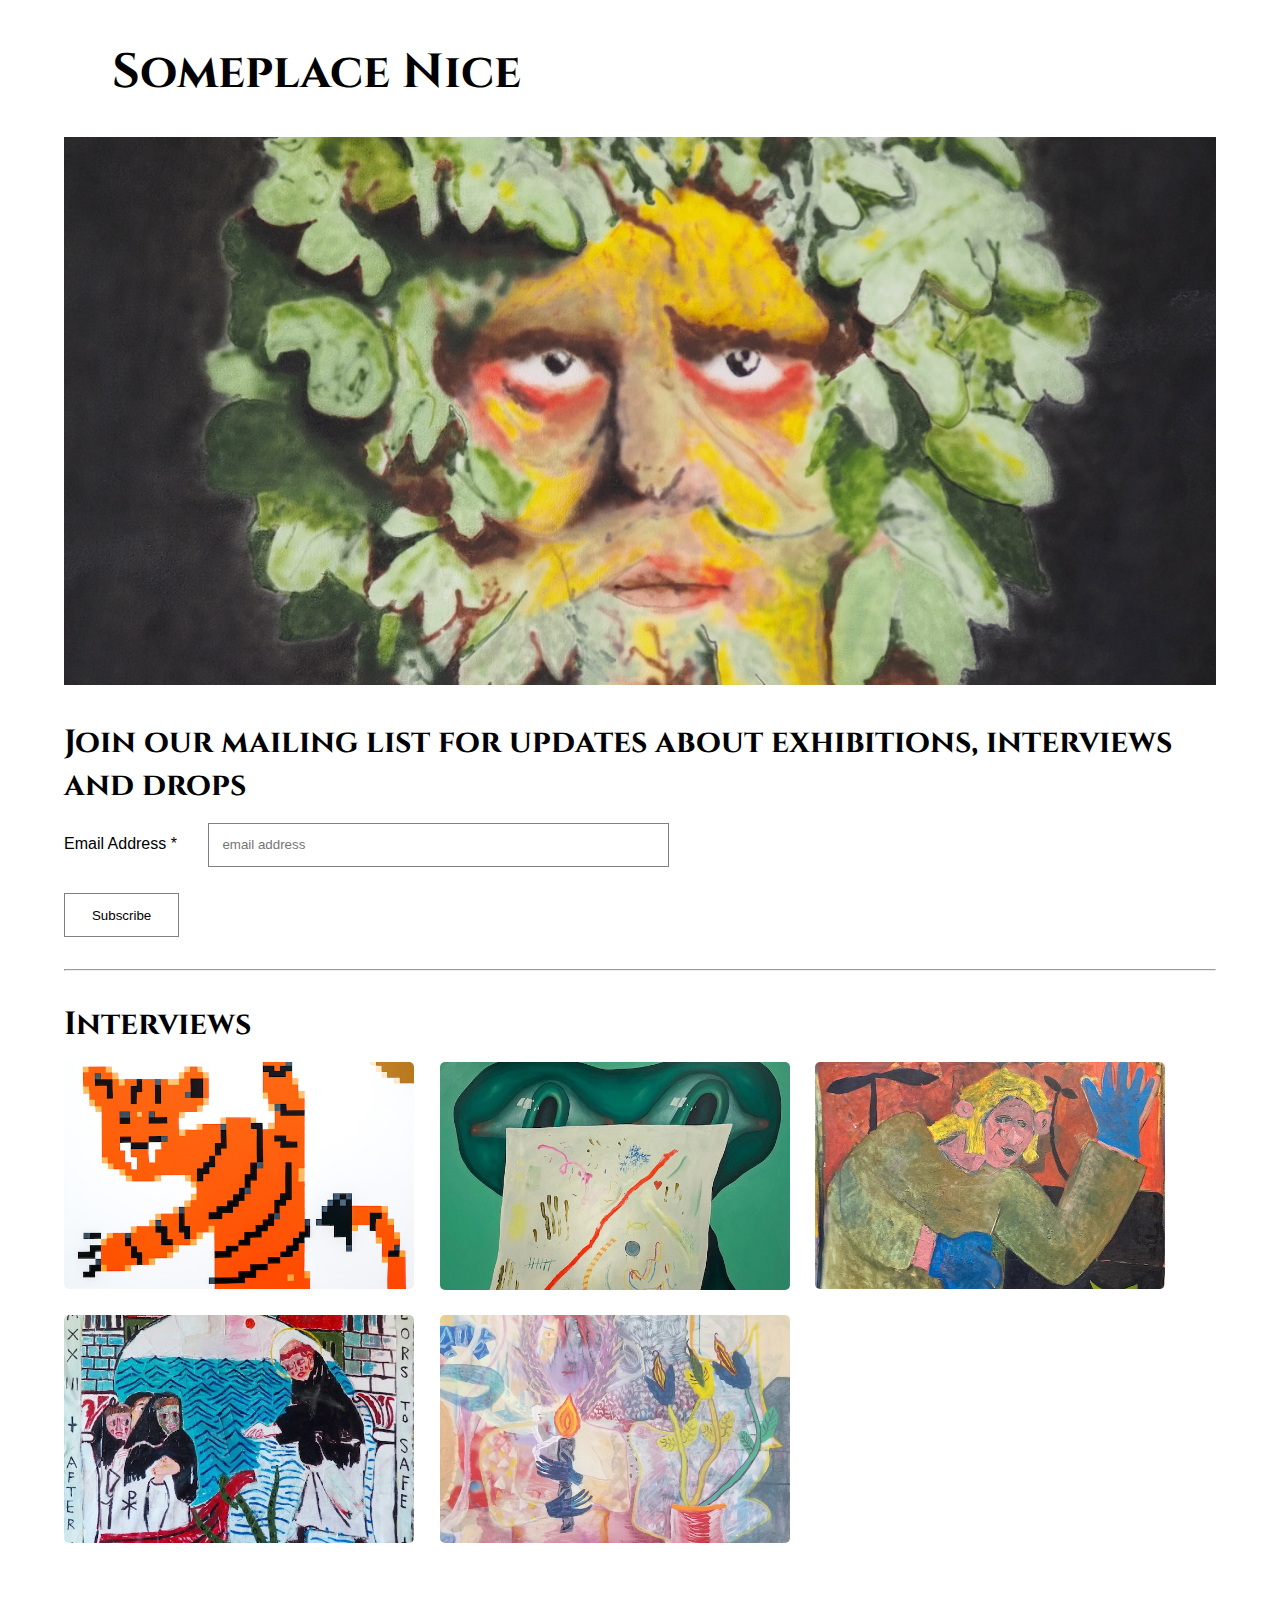
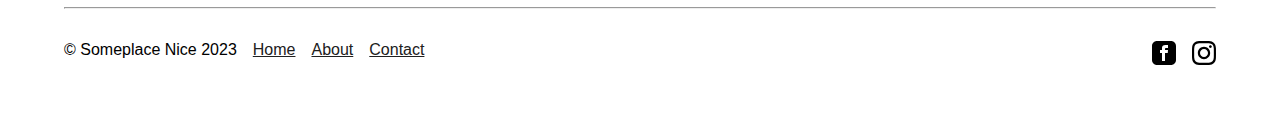
<file: index.html>
<!DOCTYPE html>
<html lang="en">
  <head>
    <meta charset="UTF-8" />
    <meta name="viewport" content="width=device-width, initial-scale=1.0" />
    <meta http-equiv="X-UA-Compatible" content="ie=edge" />
    <meta name="description" content="Someplace nice is an artist-run art gallery showing the latest contemporary visual art.">
    <title>Someplace Nice</title>
    <link rel="preconnect" href="https://fonts.googleapis.com">
    <link rel="preconnect" href="https://fonts.gstatic.com" crossorigin>
    <link href="https://fonts.googleapis.com/css2?family=Cinzel:wght@500&display=swap" rel="stylesheet">
    <link rel="stylesheet" href="gallery-style.css" />
  </head>
  <body>
    <script type="text/javascript">
      (function(window, document, dataLayerName, id) {
      window[dataLayerName]=window[dataLayerName]||[],window[dataLayerName].push({start:(new Date).getTime(),event:"stg.start"});var scripts=document.getElementsByTagName('script')[0],tags=document.createElement('script');
      function stgCreateCookie(a,b,c){var d="";if(c){var e=new Date;e.setTime(e.getTime()+24*c*60*60*1e3),d="; expires="+e.toUTCString();f="; SameSite=Strict"}document.cookie=a+"="+b+d+f+"; path=/"}
      var isStgDebug=(window.location.href.match("stg_debug")||document.cookie.match("stg_debug"))&&!window.location.href.match("stg_disable_debug");stgCreateCookie("stg_debug",isStgDebug?1:"",isStgDebug?14:-1);
      var qP=[];dataLayerName!=="dataLayer"&&qP.push("data_layer_name="+dataLayerName),isStgDebug&&qP.push("stg_debug");var qPString=qP.length>0?("?"+qP.join("&")):"";
      tags.async=!0,tags.src="https://someplacenice.containers.piwik.pro/"+id+".js"+qPString,scripts.parentNode.insertBefore(tags,scripts);
      !function(a,n,i){a[n]=a[n]||{};for(var c=0;c<i.length;c++)!function(i){a[n][i]=a[n][i]||{},a[n][i].api=a[n][i].api||function(){var a=[].slice.call(arguments,0);"string"==typeof a[0]&&window[dataLayerName].push({event:n+"."+i+":"+a[0],parameters:[].slice.call(arguments,1)})}}(i[c])}(window,"ppms",["tm","cm"]);
      })(window, document, 'dataLayer', '69083829-5965-4202-9cf7-857f95852913');
      </script>
    <div class="container">
      <h1 class="heading-text">Someplace Nice</h1>
      <div id="jumbo">
        <img src="images/jumbo.jpeg" alt="">
      </div>

      <div id="mc_embed_shell">

        <div id="mc_embed_signup">
          <form action="https://someplacenice.us14.list-manage.com/subscribe/post?u=f3d09cd9f3fe76a2a079424d3&amp;id=350f341d16&amp;f_id=007a80e0f0" method="post" id="mc-embedded-subscribe-form" name="mc-embedded-subscribe-form" class="validate" target="_self" novalidate="">
                <div id="mc_embed_signup_scroll"><h2>Join our mailing list for updates about exhibitions, interviews and drops</h2>
                    <div class="mc-field-group"><label for="mce-EMAIL" class="hide-mobile">Email Address <span class="asterisk">*</span></label>
                      <input type="email" name="EMAIL" class="required email" id="mce-EMAIL" required="" value="" placeholder="email address"><span id="mce-EMAIL-HELPERTEXT" class="helper_text"></span>
                    </div>
                <div id="mce-responses">
                    <div class="response" id="mce-error-response" style="display: none;"></div>
                    <div class="response" id="mce-success-response" style="display: none;"></div>
                </div>
            <div aria-hidden="true" style="position: absolute; left: -5000px;">
                /* real people should not fill this in and expect good things - do not remove this or risk form bot signups */
                <input type="text" name="b_f3d09cd9f3fe76a2a079424d3_350f341d16" tabindex="-1" value="">
            </div>
                <div class="optionalParent">
                    <div>
                        <input type="submit" name="subscribe" id="mc-embedded-subscribe" class="button" value="Subscribe">
                    </div>
                </div>
            </div>
          </form>
        </div>
      </div>

      <hr>

      <h2>Interviews</h2>
      <ul class="image-gallery">
        <li>
          <img src="images/tiger.jpg" alt="tiger" />
          <div class="overlay"><a href="interviews/jiri-mayer.html"><span>Jiri Mayer</span></a></div>
        </li>
        <li>
          <img src="images/work-small.jpg" alt="the work painting" />
          <div class="overlay"><a href="interviews/jim-mooijekind.html"><span>Jim Mooijekind</span></a></div>
        </li>
        <li>
          <img src="images/job-small.JPG" alt="" />
          <div class="overlay"><a href="interviews/jonathan-farley.html"><span>Jonathan Farley</span></a></div>
        </li>
        <li>
          <img src="images/nick-square.jpg" alt="" />
          <div class="overlay"><a href="interviews/james-lang.html"><span>James Lang</span></a></div>
        </li>
        <li>
          <img src="images/soma-square.jpg" alt="" />
          <div class="overlay">
            <a href="interviews/soma-bognar.html"><span>Soma Bognar</span></a>
          </div>
        </li>
      </ul>
      <footer>
        <hr>
        <!-- foot nav -->
        <nav>
          <ul class="foot-nav">
            <li class="hide-mobile">© Someplace Nice 2023</li>
            <li><a href="/">Home</a></li>
            <li><a href="/about">About</a></li>
            <li><a href="/contact">Contact</a></li>
            <li class="social">
              <a href="https://www.instagram.com/someplacenice.gallery/">
                <svg xmlns="http://www.w3.org/2000/svg" width="24" height="24" viewBox="0 0 24 24"><path d="M12 2.163c3.204 0 3.584.012 4.85.07 3.252.148 4.771 1.691 4.919 4.919.058 1.265.069 1.645.069 4.849 0 3.205-.012 3.584-.069 4.849-.149 3.225-1.664 4.771-4.919 4.919-1.266.058-1.644.07-4.85.07-3.204 0-3.584-.012-4.849-.07-3.26-.149-4.771-1.699-4.919-4.92-.058-1.265-.07-1.644-.07-4.849 0-3.204.013-3.583.07-4.849.149-3.227 1.664-4.771 4.919-4.919 1.266-.057 1.645-.069 4.849-.069zm0-2.163c-3.259 0-3.667.014-4.947.072-4.358.2-6.78 2.618-6.98 6.98-.059 1.281-.073 1.689-.073 4.948 0 3.259.014 3.668.072 4.948.2 4.358 2.618 6.78 6.98 6.98 1.281.058 1.689.072 4.948.072 3.259 0 3.668-.014 4.948-.072 4.354-.2 6.782-2.618 6.979-6.98.059-1.28.073-1.689.073-4.948 0-3.259-.014-3.667-.072-4.947-.196-4.354-2.617-6.78-6.979-6.98-1.281-.059-1.69-.073-4.949-.073zm0 5.838c-3.403 0-6.162 2.759-6.162 6.162s2.759 6.163 6.162 6.163 6.162-2.759 6.162-6.163c0-3.403-2.759-6.162-6.162-6.162zm0 10.162c-2.209 0-4-1.79-4-4 0-2.209 1.791-4 4-4s4 1.791 4 4c0 2.21-1.791 4-4 4zm6.406-11.845c-.796 0-1.441.645-1.441 1.44s.645 1.44 1.441 1.44c.795 0 1.439-.645 1.439-1.44s-.644-1.44-1.439-1.44z"/></svg>
              </a>
            </li>
            <li class="social">
              <a href="https://www.facebook.com/someplacenicegallery">
                <svg xmlns="http://www.w3.org/2000/svg" width="24" height="24" viewBox="0 0 24 24"><path d="M19 0h-14c-2.761 0-5 2.239-5 5v14c0 2.761 2.239 5 5 5h14c2.762 0 5-2.239 5-5v-14c0-2.761-2.238-5-5-5zm-3 7h-1.924c-.615 0-1.076.252-1.076.889v1.111h3l-.238 3h-2.762v8h-3v-8h-2v-3h2v-1.923c0-2.022 1.064-3.077 3.461-3.077h2.539v3z"/></svg>
              </a>
            </li>
          </ul>
        </nav>
      </footer>
    </div>
  </body>
</html>
</file>
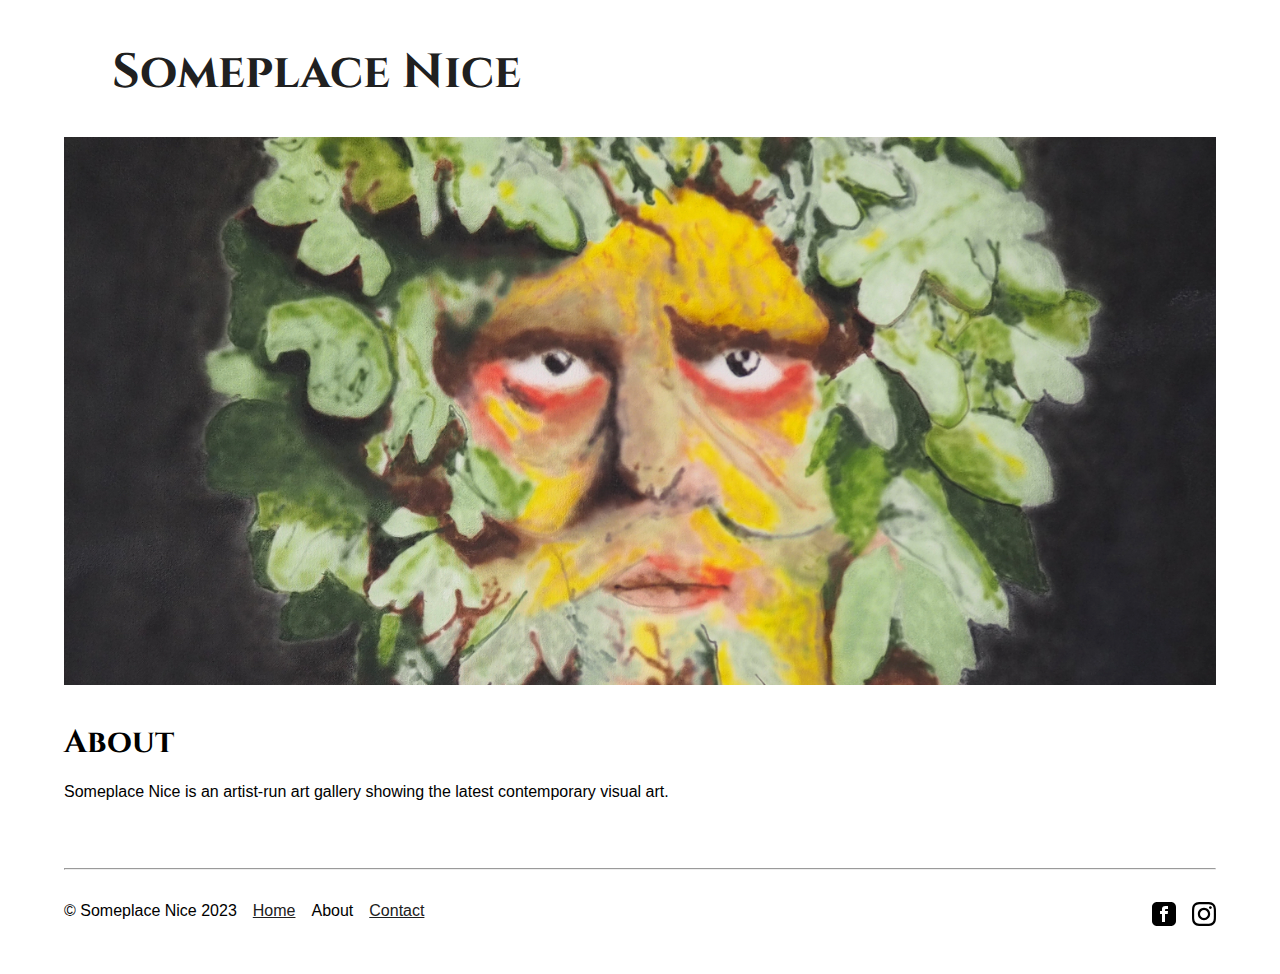
<file: about.html>
<!DOCTYPE html>
<html lang="en">
  <head>
    <meta charset="UTF-8" />
    <meta name="viewport" content="width=device-width, initial-scale=1.0" />
    <meta http-equiv="X-UA-Compatible" content="ie=edge" />
    <meta name="description" content="Someplace nice is an artist-run art gallery showing the latest contemporary visual art.">
    <title>Someplace Nice - about</title>
    <link rel="preconnect" href="https://fonts.googleapis.com">
    <link rel="preconnect" href="https://fonts.gstatic.com" crossorigin>
    <link href="https://fonts.googleapis.com/css2?family=Cinzel:wght@500&display=swap" rel="stylesheet">
    <link rel="stylesheet" href="gallery-style.css" />
  </head>
  <body>
    <script type="text/javascript">
      (function(window, document, dataLayerName, id) {
      window[dataLayerName]=window[dataLayerName]||[],window[dataLayerName].push({start:(new Date).getTime(),event:"stg.start"});var scripts=document.getElementsByTagName('script')[0],tags=document.createElement('script');
      function stgCreateCookie(a,b,c){var d="";if(c){var e=new Date;e.setTime(e.getTime()+24*c*60*60*1e3),d="; expires="+e.toUTCString();f="; SameSite=Strict"}document.cookie=a+"="+b+d+f+"; path=/"}
      var isStgDebug=(window.location.href.match("stg_debug")||document.cookie.match("stg_debug"))&&!window.location.href.match("stg_disable_debug");stgCreateCookie("stg_debug",isStgDebug?1:"",isStgDebug?14:-1);
      var qP=[];dataLayerName!=="dataLayer"&&qP.push("data_layer_name="+dataLayerName),isStgDebug&&qP.push("stg_debug");var qPString=qP.length>0?("?"+qP.join("&")):"";
      tags.async=!0,tags.src="https://someplacenice.containers.piwik.pro/"+id+".js"+qPString,scripts.parentNode.insertBefore(tags,scripts);
      !function(a,n,i){a[n]=a[n]||{};for(var c=0;c<i.length;c++)!function(i){a[n][i]=a[n][i]||{},a[n][i].api=a[n][i].api||function(){var a=[].slice.call(arguments,0);"string"==typeof a[0]&&window[dataLayerName].push({event:n+"."+i+":"+a[0],parameters:[].slice.call(arguments,1)})}}(i[c])}(window,"ppms",["tm","cm"]);
      })(window, document, 'dataLayer', '69083829-5965-4202-9cf7-857f95852913');
      </script>
    <div class="container">
      <h1 class="heading-text">
        <a href="/">
          Someplace Nice
        </a>
      </h1>
      <div id="jumbo">
        <img src="images/jumbo.jpeg" alt="">
      </div>

      <h2>About</h2>
      <p>
        Someplace Nice is an artist-run art gallery showing the latest contemporary visual art.
      </p>

      <footer>
        <hr>
        <!-- foot nav -->
        <nav>
          <ul class="foot-nav">
            <li class="hide-mobile">© Someplace Nice 2023</li>
            <li><a href="/">Home</a></li>
            <li>About</li>
            <li><a href="contact.html">Contact</a></li>
            <li class="social">
              <a href="https://www.instagram.com/someplacenice.gallery/">
                <svg xmlns="http://www.w3.org/2000/svg" width="24" height="24" viewBox="0 0 24 24"><path d="M12 2.163c3.204 0 3.584.012 4.85.07 3.252.148 4.771 1.691 4.919 4.919.058 1.265.069 1.645.069 4.849 0 3.205-.012 3.584-.069 4.849-.149 3.225-1.664 4.771-4.919 4.919-1.266.058-1.644.07-4.85.07-3.204 0-3.584-.012-4.849-.07-3.26-.149-4.771-1.699-4.919-4.92-.058-1.265-.07-1.644-.07-4.849 0-3.204.013-3.583.07-4.849.149-3.227 1.664-4.771 4.919-4.919 1.266-.057 1.645-.069 4.849-.069zm0-2.163c-3.259 0-3.667.014-4.947.072-4.358.2-6.78 2.618-6.98 6.98-.059 1.281-.073 1.689-.073 4.948 0 3.259.014 3.668.072 4.948.2 4.358 2.618 6.78 6.98 6.98 1.281.058 1.689.072 4.948.072 3.259 0 3.668-.014 4.948-.072 4.354-.2 6.782-2.618 6.979-6.98.059-1.28.073-1.689.073-4.948 0-3.259-.014-3.667-.072-4.947-.196-4.354-2.617-6.78-6.979-6.98-1.281-.059-1.69-.073-4.949-.073zm0 5.838c-3.403 0-6.162 2.759-6.162 6.162s2.759 6.163 6.162 6.163 6.162-2.759 6.162-6.163c0-3.403-2.759-6.162-6.162-6.162zm0 10.162c-2.209 0-4-1.79-4-4 0-2.209 1.791-4 4-4s4 1.791 4 4c0 2.21-1.791 4-4 4zm6.406-11.845c-.796 0-1.441.645-1.441 1.44s.645 1.44 1.441 1.44c.795 0 1.439-.645 1.439-1.44s-.644-1.44-1.439-1.44z"/></svg>
              </a>
            </li>
            <li class="social">
              <a href="https://www.facebook.com/someplacenicegallery">
                <svg xmlns="http://www.w3.org/2000/svg" width="24" height="24" viewBox="0 0 24 24"><path d="M19 0h-14c-2.761 0-5 2.239-5 5v14c0 2.761 2.239 5 5 5h14c2.762 0 5-2.239 5-5v-14c0-2.761-2.238-5-5-5zm-3 7h-1.924c-.615 0-1.076.252-1.076.889v1.111h3l-.238 3h-2.762v8h-3v-8h-2v-3h2v-1.923c0-2.022 1.064-3.077 3.461-3.077h2.539v3z"/></svg>
              </a>
            </li>
          </ul>
        </nav>
      </footer>
    </div>
  </body>
</html>
</file>
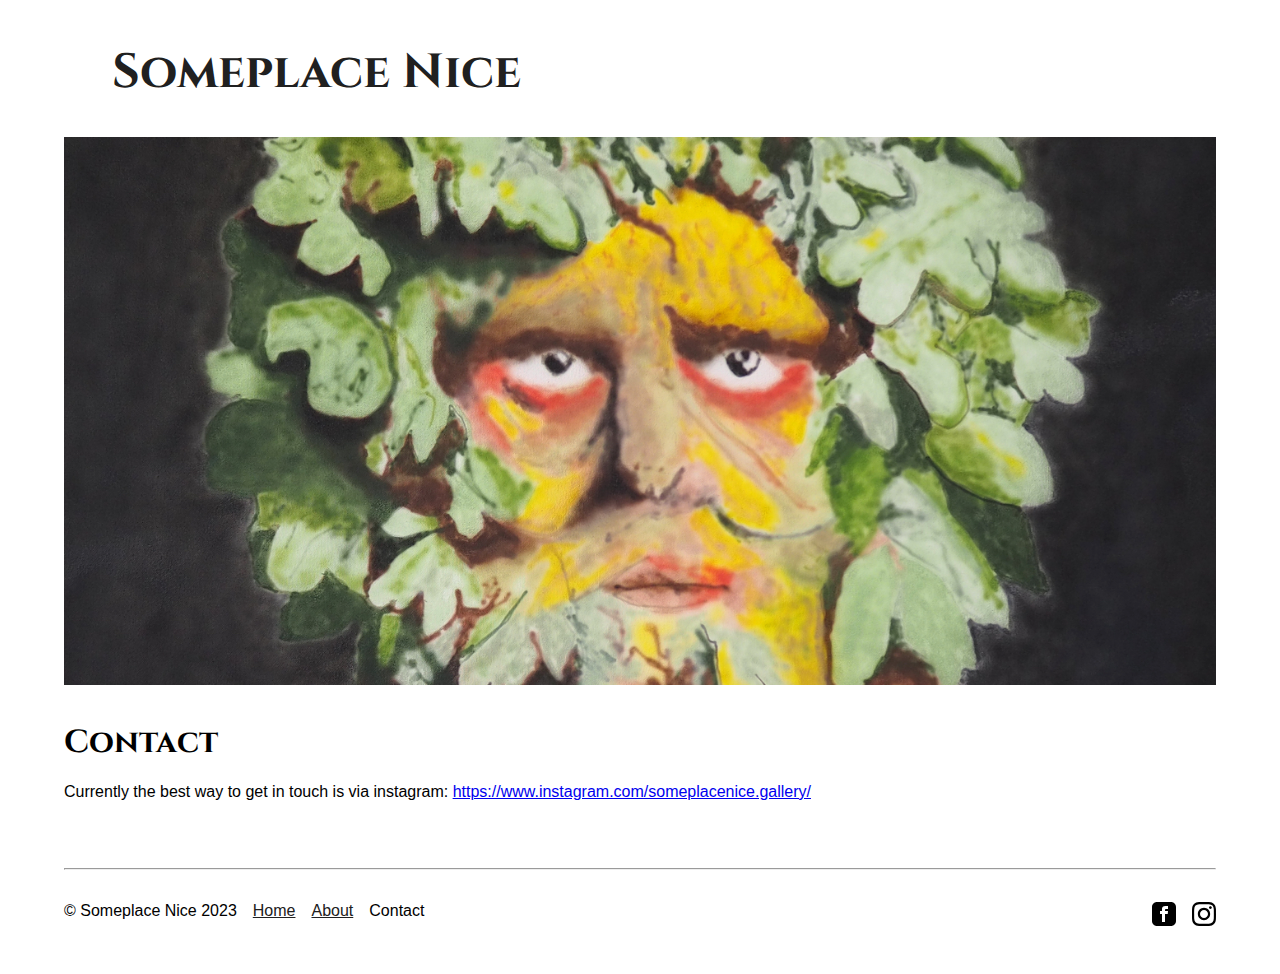
<file: contact.html>
<!DOCTYPE html>
<html lang="en">
  <head>
    <meta charset="UTF-8" />
    <meta name="viewport" content="width=device-width, initial-scale=1.0" />
    <meta http-equiv="X-UA-Compatible" content="ie=edge" />
    <meta name="description" content="Someplace nice is an artist-run art gallery showing the latest contemporary visual art.">
    <title>Someplace Nice - about</title>
    <link rel="preconnect" href="https://fonts.googleapis.com">
    <link rel="preconnect" href="https://fonts.gstatic.com" crossorigin>
    <link href="https://fonts.googleapis.com/css2?family=Cinzel:wght@500&display=swap" rel="stylesheet">
    <link rel="stylesheet" href="gallery-style.css" />
  </head>
  <body>
    <script type="text/javascript">
      (function(window, document, dataLayerName, id) {
      window[dataLayerName]=window[dataLayerName]||[],window[dataLayerName].push({start:(new Date).getTime(),event:"stg.start"});var scripts=document.getElementsByTagName('script')[0],tags=document.createElement('script');
      function stgCreateCookie(a,b,c){var d="";if(c){var e=new Date;e.setTime(e.getTime()+24*c*60*60*1e3),d="; expires="+e.toUTCString();f="; SameSite=Strict"}document.cookie=a+"="+b+d+f+"; path=/"}
      var isStgDebug=(window.location.href.match("stg_debug")||document.cookie.match("stg_debug"))&&!window.location.href.match("stg_disable_debug");stgCreateCookie("stg_debug",isStgDebug?1:"",isStgDebug?14:-1);
      var qP=[];dataLayerName!=="dataLayer"&&qP.push("data_layer_name="+dataLayerName),isStgDebug&&qP.push("stg_debug");var qPString=qP.length>0?("?"+qP.join("&")):"";
      tags.async=!0,tags.src="https://someplacenice.containers.piwik.pro/"+id+".js"+qPString,scripts.parentNode.insertBefore(tags,scripts);
      !function(a,n,i){a[n]=a[n]||{};for(var c=0;c<i.length;c++)!function(i){a[n][i]=a[n][i]||{},a[n][i].api=a[n][i].api||function(){var a=[].slice.call(arguments,0);"string"==typeof a[0]&&window[dataLayerName].push({event:n+"."+i+":"+a[0],parameters:[].slice.call(arguments,1)})}}(i[c])}(window,"ppms",["tm","cm"]);
      })(window, document, 'dataLayer', '69083829-5965-4202-9cf7-857f95852913');
      </script>
    <div class="container">
      <h1 class="heading-text">
        <a href="/">
          Someplace Nice
        </a>
      </h1>
      <div id="jumbo">
        <img src="images/jumbo.jpeg" alt="">
      </div>

      <h2>Contact</h2>
      <p>
        Currently the best way to get in touch is via instagram:
        <a href="https://www.instagram.com/someplacenice.gallery/">https://www.instagram.com/someplacenice.gallery/</a>
      </p>

      <footer>
        <hr>
        <!-- foot nav -->
        <nav>
          <ul class="foot-nav">
            <li class="hide-mobile">© Someplace Nice 2023</li>
            <li><a href="/">Home</a></li>
            <li>
              <a href="/about">About</a>

            </li>
            <li>
              Contact
            </li>
            <li class="social">
              <a href="https://www.instagram.com/someplacenice.gallery/">
                <svg xmlns="http://www.w3.org/2000/svg" width="24" height="24" viewBox="0 0 24 24"><path d="M12 2.163c3.204 0 3.584.012 4.85.07 3.252.148 4.771 1.691 4.919 4.919.058 1.265.069 1.645.069 4.849 0 3.205-.012 3.584-.069 4.849-.149 3.225-1.664 4.771-4.919 4.919-1.266.058-1.644.07-4.85.07-3.204 0-3.584-.012-4.849-.07-3.26-.149-4.771-1.699-4.919-4.92-.058-1.265-.07-1.644-.07-4.849 0-3.204.013-3.583.07-4.849.149-3.227 1.664-4.771 4.919-4.919 1.266-.057 1.645-.069 4.849-.069zm0-2.163c-3.259 0-3.667.014-4.947.072-4.358.2-6.78 2.618-6.98 6.98-.059 1.281-.073 1.689-.073 4.948 0 3.259.014 3.668.072 4.948.2 4.358 2.618 6.78 6.98 6.98 1.281.058 1.689.072 4.948.072 3.259 0 3.668-.014 4.948-.072 4.354-.2 6.782-2.618 6.979-6.98.059-1.28.073-1.689.073-4.948 0-3.259-.014-3.667-.072-4.947-.196-4.354-2.617-6.78-6.979-6.98-1.281-.059-1.69-.073-4.949-.073zm0 5.838c-3.403 0-6.162 2.759-6.162 6.162s2.759 6.163 6.162 6.163 6.162-2.759 6.162-6.163c0-3.403-2.759-6.162-6.162-6.162zm0 10.162c-2.209 0-4-1.79-4-4 0-2.209 1.791-4 4-4s4 1.791 4 4c0 2.21-1.791 4-4 4zm6.406-11.845c-.796 0-1.441.645-1.441 1.44s.645 1.44 1.441 1.44c.795 0 1.439-.645 1.439-1.44s-.644-1.44-1.439-1.44z"/></svg>
              </a>
            </li>
            <li class="social">
              <a href="https://www.facebook.com/someplacenicegallery">
                <svg xmlns="http://www.w3.org/2000/svg" width="24" height="24" viewBox="0 0 24 24"><path d="M19 0h-14c-2.761 0-5 2.239-5 5v14c0 2.761 2.239 5 5 5h14c2.762 0 5-2.239 5-5v-14c0-2.761-2.238-5-5-5zm-3 7h-1.924c-.615 0-1.076.252-1.076.889v1.111h3l-.238 3h-2.762v8h-3v-8h-2v-3h2v-1.923c0-2.022 1.064-3.077 3.461-3.077h2.539v3z"/></svg>
              </a>
            </li>
          </ul>
        </nav>
      </footer>
    </div>
  </body>
</html>
</file>
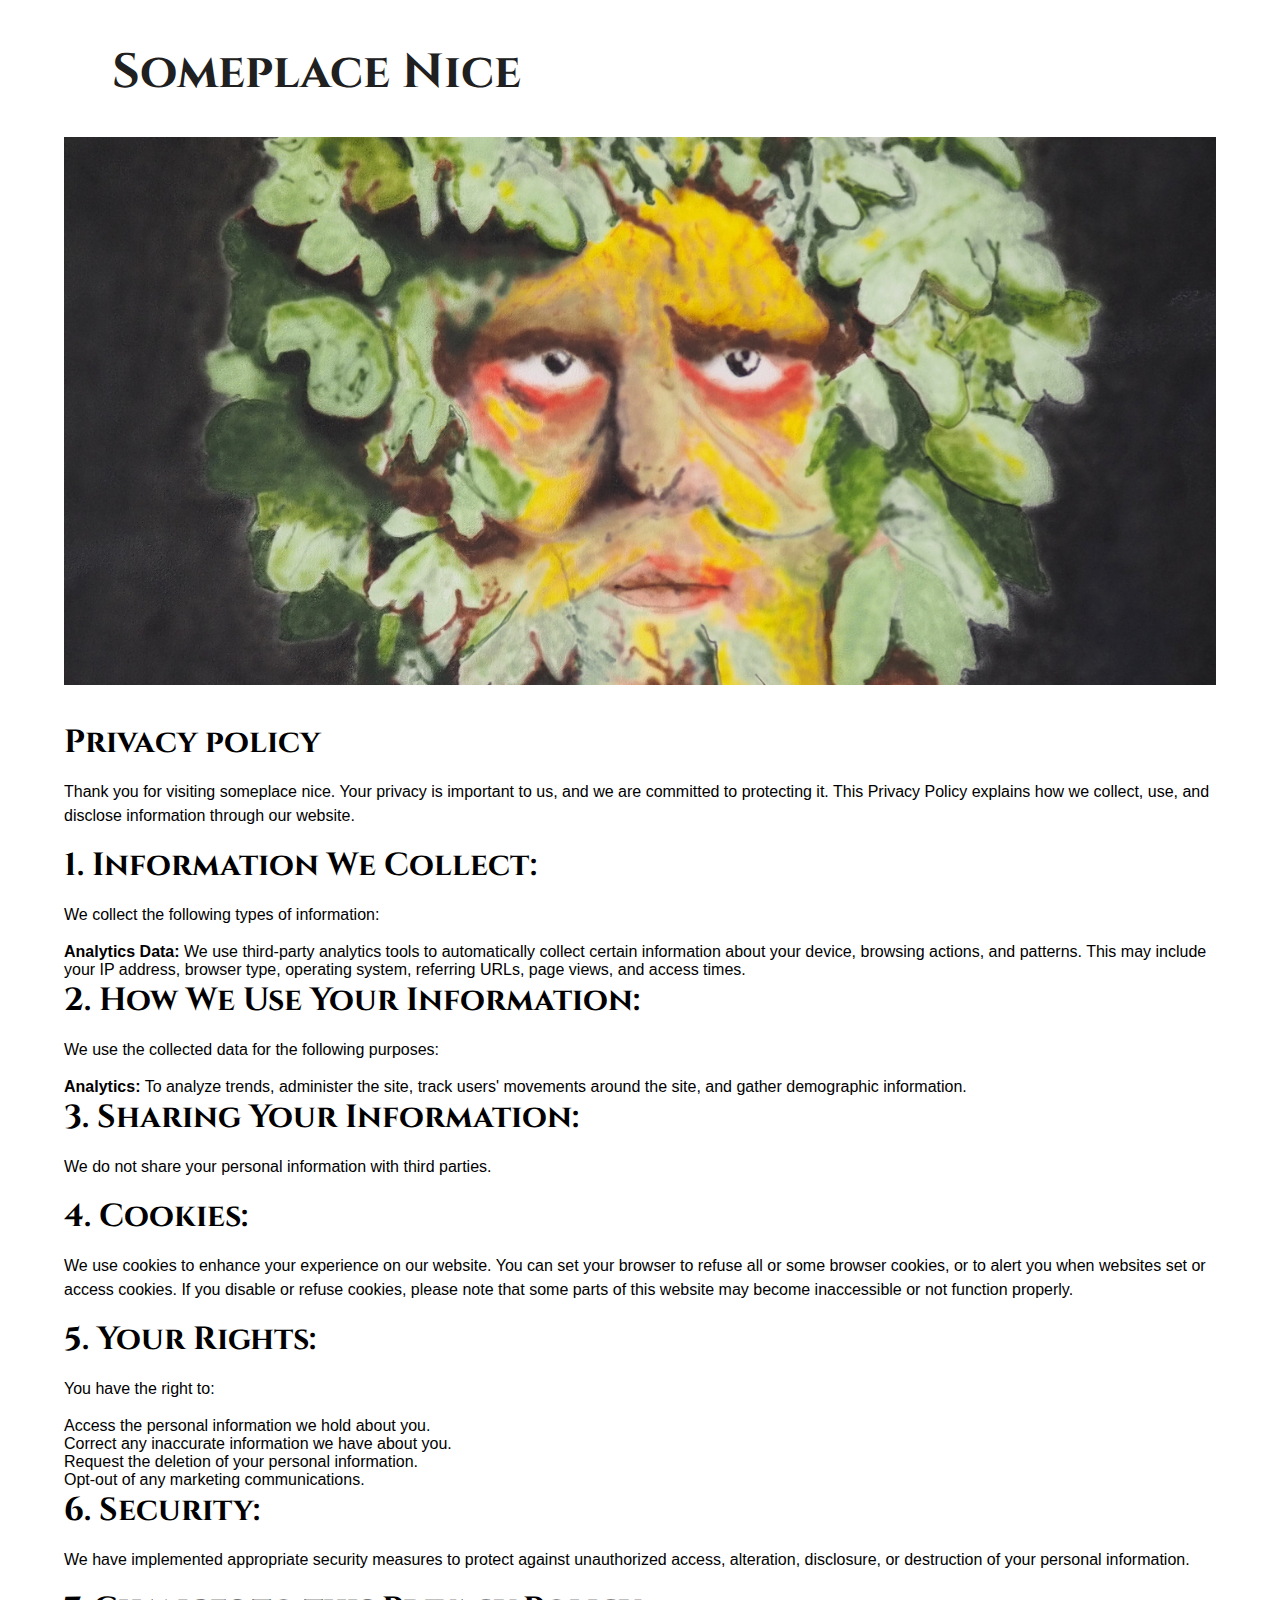
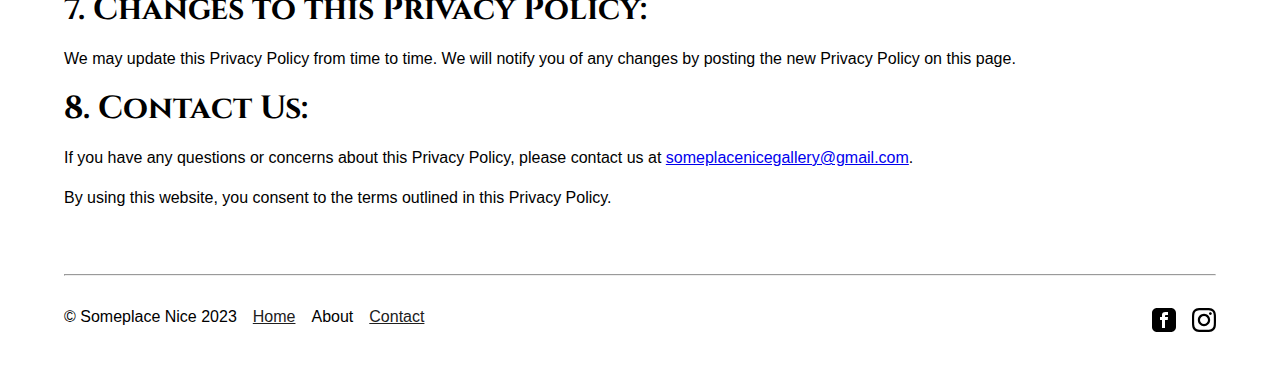
<file: privacy.html>
<!DOCTYPE html>
<html lang="en">
  <head>
    <meta charset="UTF-8" />
    <meta name="viewport" content="width=device-width, initial-scale=1.0" />
    <meta http-equiv="X-UA-Compatible" content="ie=edge" />
    <meta name="description" content="Someplace nice is an artist-run art gallery showing the latest contemporary visual art.">
    <title>Someplace Nice - about</title>
    <link rel="preconnect" href="https://fonts.googleapis.com">
    <link rel="preconnect" href="https://fonts.gstatic.com" crossorigin>
    <link href="https://fonts.googleapis.com/css2?family=Cinzel:wght@500&display=swap" rel="stylesheet">
    <link rel="stylesheet" href="gallery-style.css" />
  </head>
  <body>
    <script type="text/javascript">
      (function(window, document, dataLayerName, id) {
      window[dataLayerName]=window[dataLayerName]||[],window[dataLayerName].push({start:(new Date).getTime(),event:"stg.start"});var scripts=document.getElementsByTagName('script')[0],tags=document.createElement('script');
      function stgCreateCookie(a,b,c){var d="";if(c){var e=new Date;e.setTime(e.getTime()+24*c*60*60*1e3),d="; expires="+e.toUTCString();f="; SameSite=Strict"}document.cookie=a+"="+b+d+f+"; path=/"}
      var isStgDebug=(window.location.href.match("stg_debug")||document.cookie.match("stg_debug"))&&!window.location.href.match("stg_disable_debug");stgCreateCookie("stg_debug",isStgDebug?1:"",isStgDebug?14:-1);
      var qP=[];dataLayerName!=="dataLayer"&&qP.push("data_layer_name="+dataLayerName),isStgDebug&&qP.push("stg_debug");var qPString=qP.length>0?("?"+qP.join("&")):"";
      tags.async=!0,tags.src="https://someplacenice.containers.piwik.pro/"+id+".js"+qPString,scripts.parentNode.insertBefore(tags,scripts);
      !function(a,n,i){a[n]=a[n]||{};for(var c=0;c<i.length;c++)!function(i){a[n][i]=a[n][i]||{},a[n][i].api=a[n][i].api||function(){var a=[].slice.call(arguments,0);"string"==typeof a[0]&&window[dataLayerName].push({event:n+"."+i+":"+a[0],parameters:[].slice.call(arguments,1)})}}(i[c])}(window,"ppms",["tm","cm"]);
      })(window, document, 'dataLayer', '69083829-5965-4202-9cf7-857f95852913');
      </script>
    <div class="container">
      <h1 class="heading-text">
        <a href="/">
          Someplace Nice
        </a>
      </h1>
      <div id="jumbo">
        <img src="images/jumbo.jpeg" alt="">
      </div>

      <h2>Privacy policy</h2>

      <p>Thank you for visiting someplace nice. Your privacy is important to us, and we are committed to protecting it. This Privacy Policy explains how we collect, use, and disclose information through our website.</p>

      <h2>1. Information We Collect:</h2>

      <p>We collect the following types of information:</p>

      <ul>
          <li><strong>Analytics Data:</strong> We use third-party analytics tools to automatically collect certain information about your device, browsing actions, and patterns. This may include your IP address, browser type, operating system, referring URLs, page views, and access times.</li>
      </ul>

      <h2>2. How We Use Your Information:</h2>

      <p>We use the collected data for the following purposes:</p>

      <ul>
          <li><strong>Analytics:</strong> To analyze trends, administer the site, track users' movements around the site, and gather demographic information.</li>
      </ul>

      <h2>3. Sharing Your Information:</h2>

      <p>We do not share your personal information with third parties.</p>

      <h2>4. Cookies:</h2>

      <p>We use cookies to enhance your experience on our website. You can set your browser to refuse all or some browser cookies, or to alert you when websites set or access cookies. If you disable or refuse cookies, please note that some parts of this website may become inaccessible or not function properly.</p>

      <h2>5. Your Rights:</h2>

      <p>You have the right to:</p>

      <ul>
          <li>Access the personal information we hold about you.</li>
          <li>Correct any inaccurate information we have about you.</li>
          <li>Request the deletion of your personal information.</li>
          <li>Opt-out of any marketing communications.</li>
      </ul>

      <h2>6. Security:</h2>

      <p>We have implemented appropriate security measures to protect against unauthorized access, alteration, disclosure, or destruction of your personal information.</p>

      <h2>7. Changes to this Privacy Policy:</h2>

      <p>We may update this Privacy Policy from time to time. We will notify you of any changes by posting the new Privacy Policy on this page.</p>

      <h2>8. Contact Us:</h2>

      <p>If you have any questions or concerns about this Privacy Policy, please contact us at <a href="mailto:someplacenicegallery@gmail.com">someplacenicegallery@gmail.com</a>.</p>

      <p>By using this website, you consent to the terms outlined in this Privacy Policy.</p>

      <footer>
        <hr>
        <!-- foot nav -->
        <nav>
          <ul class="foot-nav">
            <li class="hide-mobile">© Someplace Nice 2023</li>
            <li><a href="/">Home</a></li>
            <li>About</li>
            <li><a href="contact.html">Contact</a></li>
            <li class="social">
              <a href="https://www.instagram.com/someplacenice.gallery/">
                <svg xmlns="http://www.w3.org/2000/svg" width="24" height="24" viewBox="0 0 24 24"><path d="M12 2.163c3.204 0 3.584.012 4.85.07 3.252.148 4.771 1.691 4.919 4.919.058 1.265.069 1.645.069 4.849 0 3.205-.012 3.584-.069 4.849-.149 3.225-1.664 4.771-4.919 4.919-1.266.058-1.644.07-4.85.07-3.204 0-3.584-.012-4.849-.07-3.26-.149-4.771-1.699-4.919-4.92-.058-1.265-.07-1.644-.07-4.849 0-3.204.013-3.583.07-4.849.149-3.227 1.664-4.771 4.919-4.919 1.266-.057 1.645-.069 4.849-.069zm0-2.163c-3.259 0-3.667.014-4.947.072-4.358.2-6.78 2.618-6.98 6.98-.059 1.281-.073 1.689-.073 4.948 0 3.259.014 3.668.072 4.948.2 4.358 2.618 6.78 6.98 6.98 1.281.058 1.689.072 4.948.072 3.259 0 3.668-.014 4.948-.072 4.354-.2 6.782-2.618 6.979-6.98.059-1.28.073-1.689.073-4.948 0-3.259-.014-3.667-.072-4.947-.196-4.354-2.617-6.78-6.979-6.98-1.281-.059-1.69-.073-4.949-.073zm0 5.838c-3.403 0-6.162 2.759-6.162 6.162s2.759 6.163 6.162 6.163 6.162-2.759 6.162-6.163c0-3.403-2.759-6.162-6.162-6.162zm0 10.162c-2.209 0-4-1.79-4-4 0-2.209 1.791-4 4-4s4 1.791 4 4c0 2.21-1.791 4-4 4zm6.406-11.845c-.796 0-1.441.645-1.441 1.44s.645 1.44 1.441 1.44c.795 0 1.439-.645 1.439-1.44s-.644-1.44-1.439-1.44z"/></svg>
              </a>
            </li>
            <li class="social">
              <a href="https://www.facebook.com/someplacenicegallery">
                <svg xmlns="http://www.w3.org/2000/svg" width="24" height="24" viewBox="0 0 24 24"><path d="M19 0h-14c-2.761 0-5 2.239-5 5v14c0 2.761 2.239 5 5 5h14c2.762 0 5-2.239 5-5v-14c0-2.761-2.238-5-5-5zm-3 7h-1.924c-.615 0-1.076.252-1.076.889v1.111h3l-.238 3h-2.762v8h-3v-8h-2v-3h2v-1.923c0-2.022 1.064-3.077 3.461-3.077h2.539v3z"/></svg>
              </a>
            </li>
          </ul>
        </nav>
      </footer>
    </div>
  </body>
</html>
</file>
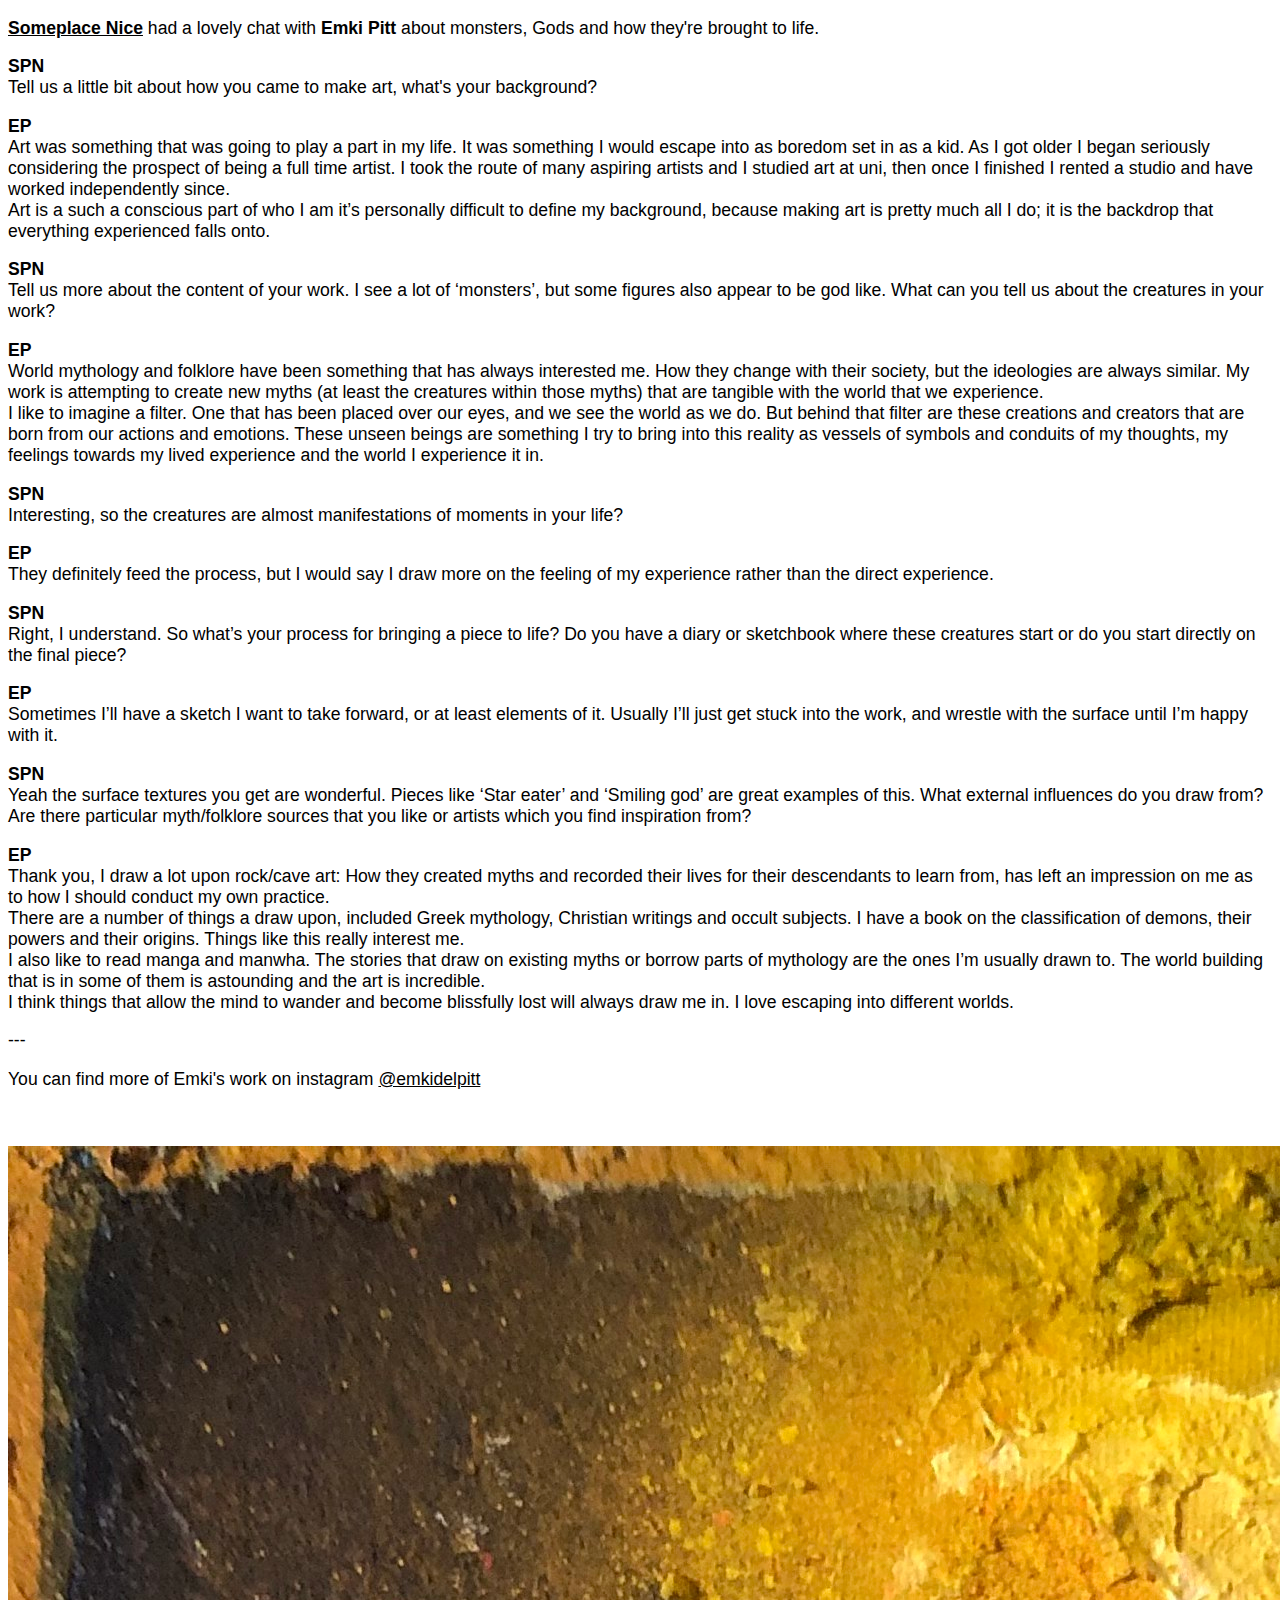
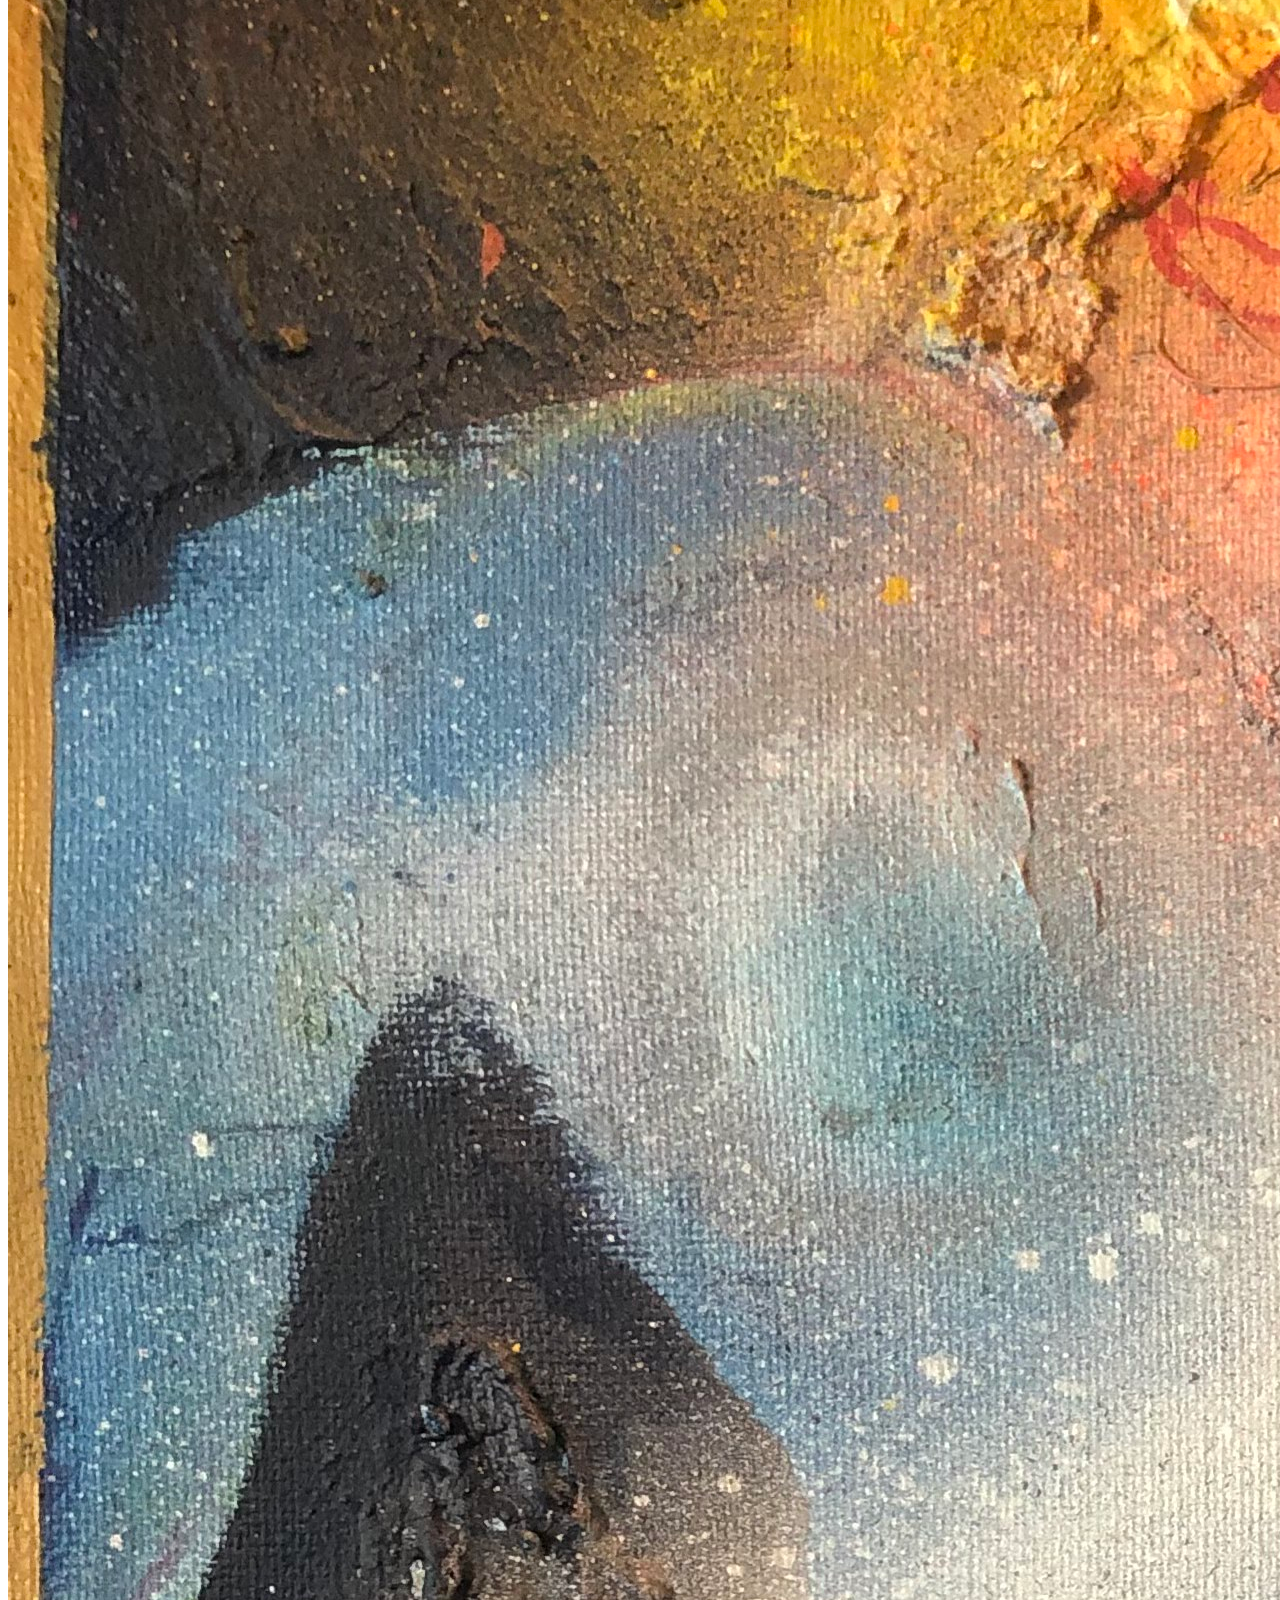
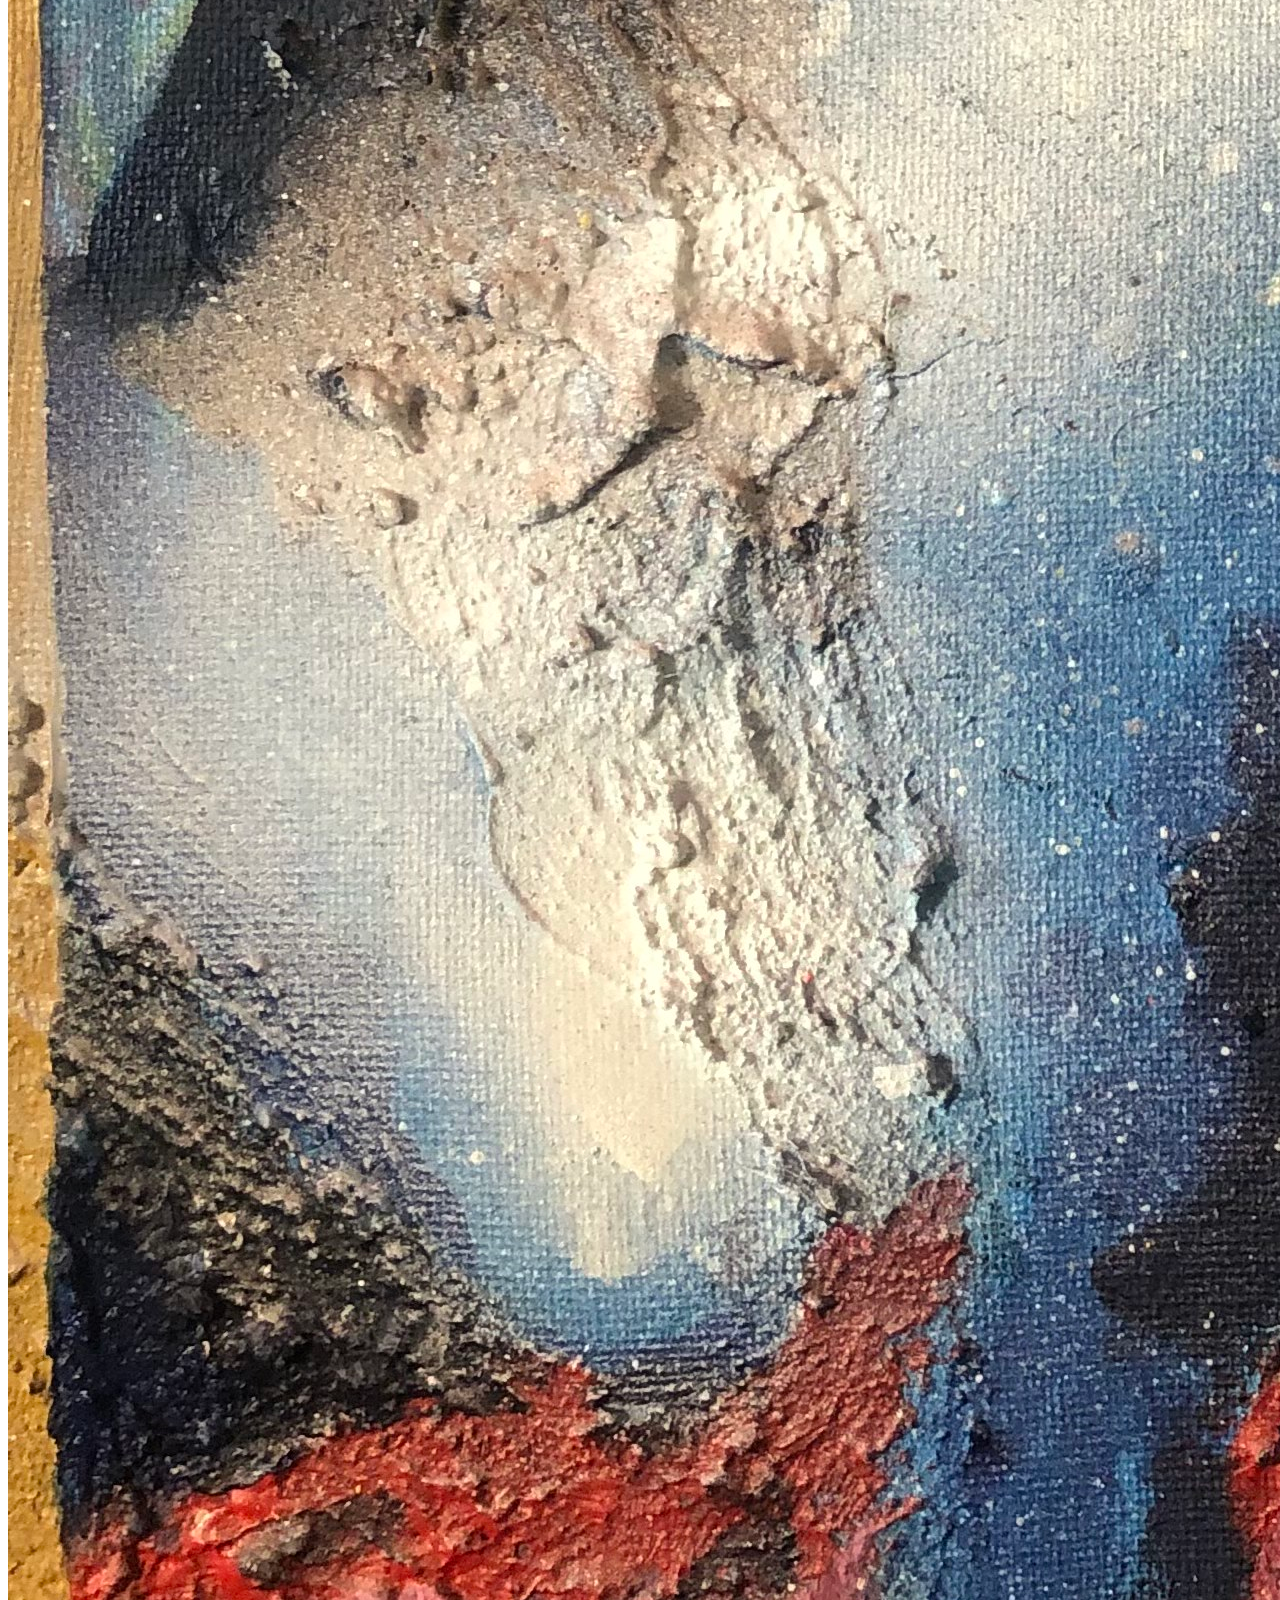
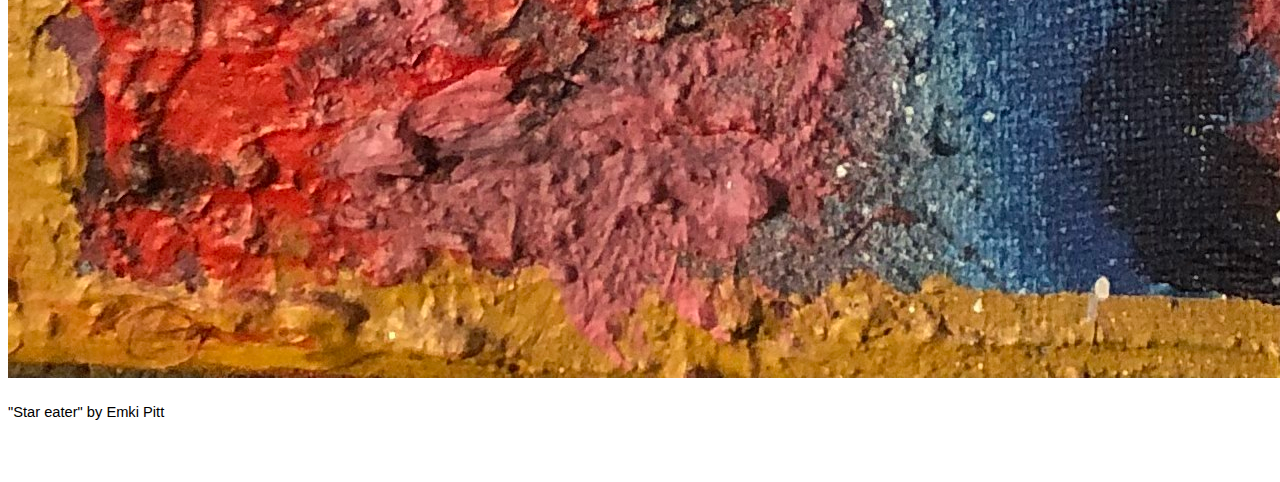
<file: interviews/emki-pitt.html>
<!DOCTYPE html>
<html lang="en" dir="ltr"><head>
    <meta charset="utf-8">
    <meta name="apple-mobile-web-app-capable" content="yes">
    <meta name="viewport" content="width=device-width, initial-scale=1">

    <title>Someplace Nice - interview with Emki Pitt</title>

    <link href="https://cdn.jsdelivr.net/npm/bootstrap@5.0.0/dist/css/bootstrap.min.css" rel="stylesheet" integrity="sha384-wEmeIV1mKuiNpC+IOBjI7aAzPcEZeedi5yW5f2yOq55WWLwNGmvvx4Um1vskeMj0" crossorigin="anonymous">
    <link rel="stylesheet" href="../main.css">

  </head>
  <body>

    <content class="mb-5">
      <div class="container">
        <div class="row mt-5 pt-5">
          <div class="col-sm-6">
              <p><strong><a href="/">Someplace Nice</a></strong> had a lovely chat with <strong>Emki Pitt</strong> about monsters, Gods and how they're brought to life.</p>
              
              <p>
                  <strong>SPN</strong><br>
                  Tell us a little bit about how you came to make art, what's your background?
              </p>
              <p>
                  <strong>EP</strong><br>
Art was something that was going to play a part in my life. It was something I would escape into as boredom set in as a kid. As I got older I began seriously considering the prospect of being a full time artist. 
I took the route of many aspiring artists and I studied art at uni, then once I finished I rented a studio and have worked independently since. <br>
Art is a such a conscious part of who I am it’s personally difficult to define my background, because making art is pretty much all I do; it is the backdrop that everything experienced falls onto. 
              </p>
              <p>
                  <strong>SPN</strong><br>
            Tell us more about the content of your work. I see a lot of ‘monsters’, but some figures also appear to be god like. What can you tell us about the creatures in your work?
              </p>
              <p>
                  <strong>EP</strong><br>
            World mythology and folklore have been something that has always interested me. How they change with their society, but the ideologies are always similar. My work is attempting to create new myths (at least the creatures within those myths) that are tangible with the world that we experience. 
            <br>
I like to imagine a filter. One that has been placed over our eyes, and we see the world as we do. But behind that filter are these creations and creators that are born from our actions and emotions. These unseen beings are something I try to bring into this reality as vessels of symbols and conduits of my thoughts, my feelings towards my lived experience and the world I experience it in. 
              </p>
              <p>
                  <strong>SPN</strong><br>
Interesting, so the creatures are almost manifestations of moments in your life?
              </p>
              <p>
                  <strong>EP</strong><br>
They definitely feed the process, but I would say I draw more on the feeling of my experience rather than the direct experience.
              </p>
              <p>
                  <strong>SPN</strong><br>
Right, I understand. So what’s your process for bringing a piece to life? Do you have a diary or sketchbook where these creatures start or do you start directly on the final piece?
              </p>
              <p>
                  <strong>EP</strong><br>              
Sometimes I’ll have a sketch I want to take forward, or at least elements of it. Usually I’ll just get stuck into the work, and wrestle with the surface until I’m happy with it.
              </p>
              <p>
                  <strong>SPN</strong><br>
Yeah the surface textures you get are wonderful. Pieces like ‘Star eater’ and ‘Smiling god’ are great examples of this. 
What external influences do you draw from? Are there particular myth/folklore sources that you like or artists which you find inspiration from?
              </p>
              <p>
                  <strong>EP</strong><br>
Thank you, I draw a lot upon rock/cave art: How they created myths and recorded their lives for their descendants to learn from, has left an impression on me as to how I should conduct my own practice.
<br>
There are a number of things a draw upon, included Greek mythology, Christian writings and occult subjects. I have a book on the classification of demons, their powers and their origins. Things like this really interest me. 
<br>
 I also like to read manga and manwha. The stories that draw on existing myths or borrow parts of mythology are the ones I’m usually drawn to. The world building that is in some of them is astounding and the art is incredible. 
<br>
I think things that allow the mind to wander and become blissfully lost will always draw me in. I love escaping into different worlds. 
              </p>
              <p>---</p>
              <p>You can find more of Emki's work on instagram <a href="https://www.instagram.com/emkidelpitt/">@emkidelpitt</a></p>
              <p>&nbsp;</p>
              
          </div>
          <div class="col-sm-6">
            <img src="../images/IMG_3714.jpg" alt="Star eater, mixed media on canvas" class="img-fluid">
            <p class="text-muted"><small>"Star eater" by Emki Pitt</small></p>
          </div>
        </div>
      </div>

    </content>

    <footer class="bg-dark mt-auto">
      <div class="container">
        <div class="d-flex flex-row">
            <p class="pt-4"><a href="/">Home</a> &nbsp; &nbsp; Instagram: <a href="https://instagram.com/someplacenicegallery">someplacenicegallery</a> &nbsp; &nbsp;  Email: <a href="mailto:someplacenicegallery@gmail.com">someplacenicegallery</a></p>
            <p> </p>
        </div>
    </div>
    </footer>

    <script src="https://cdn.jsdelivr.net/npm/bootstrap@5.0.0/dist/js/bootstrap.bundle.min.js" integrity="sha384-p34f1UUtsS3wqzfto5wAAmdvj+osOnFyQFpp4Ua3gs/ZVWx6oOypYoCJhGGScy+8" crossorigin="anonymous"></script>
  

</body></html>
</file>
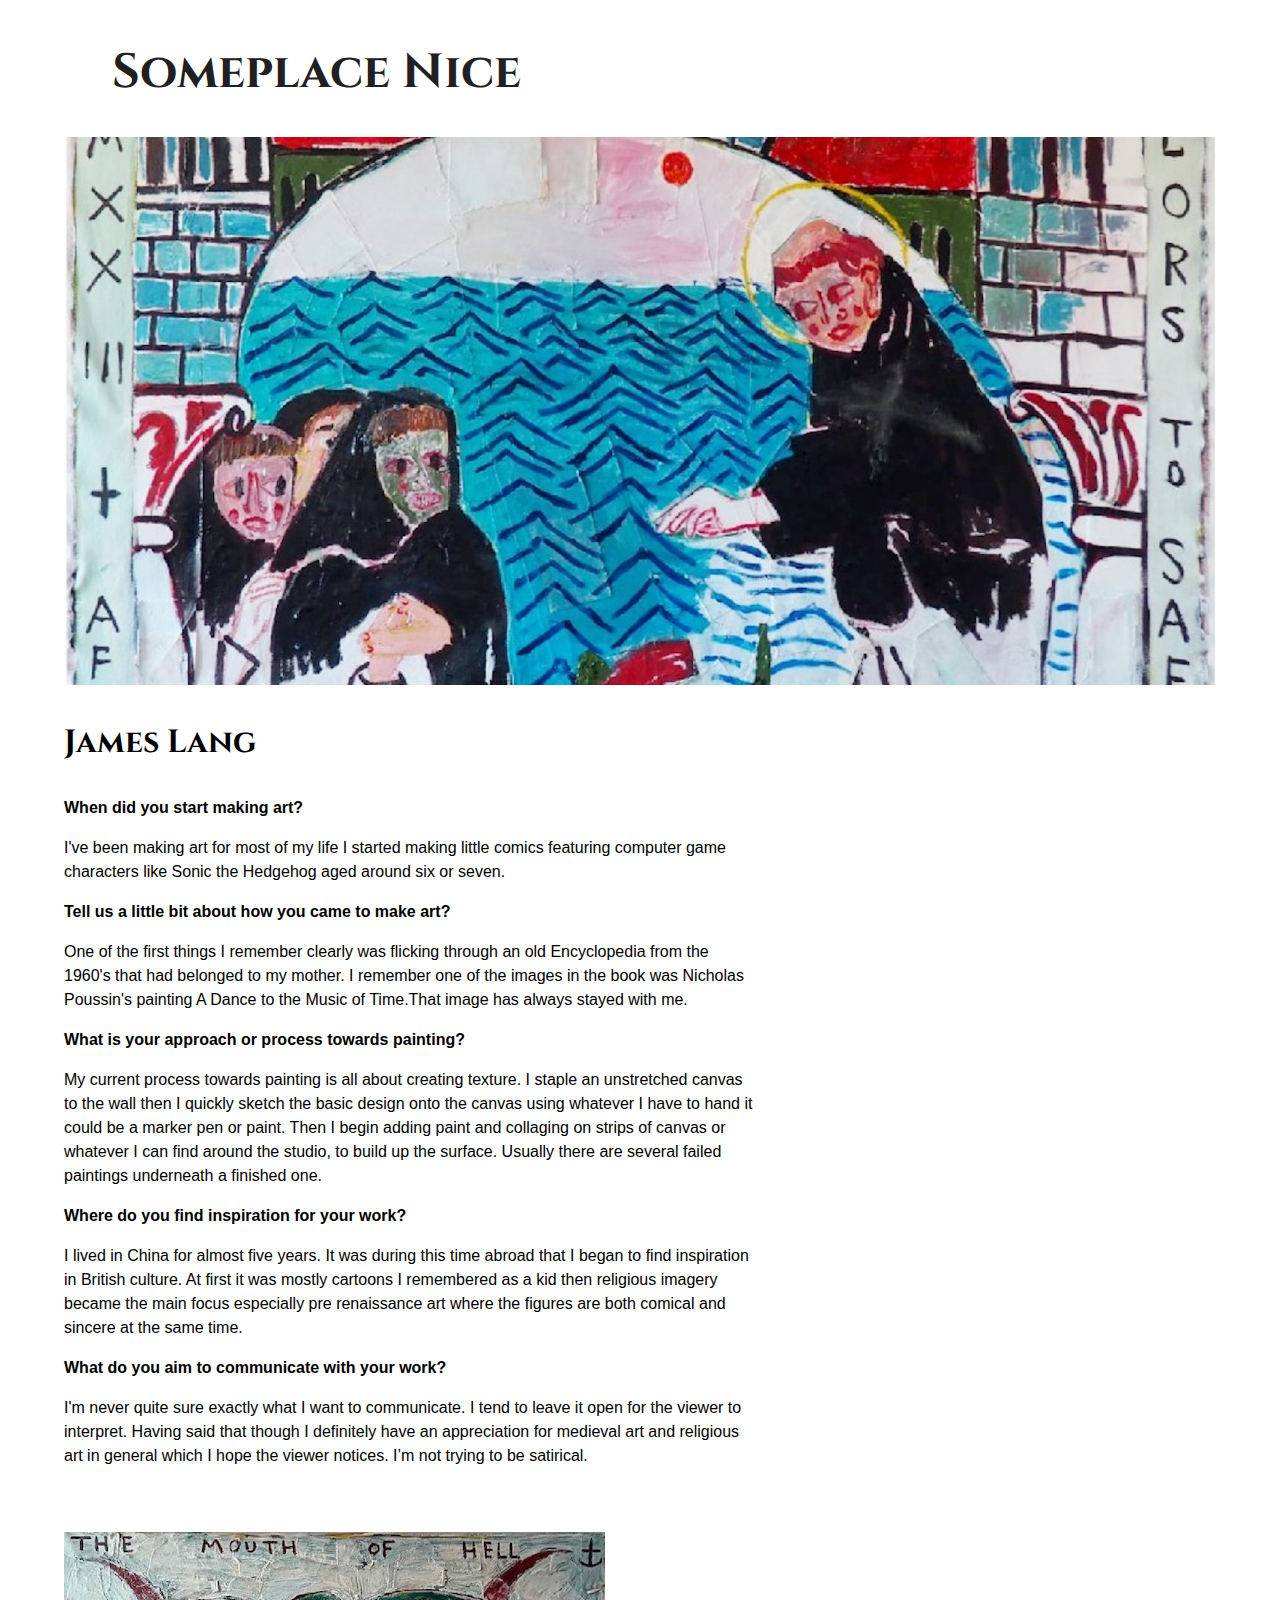
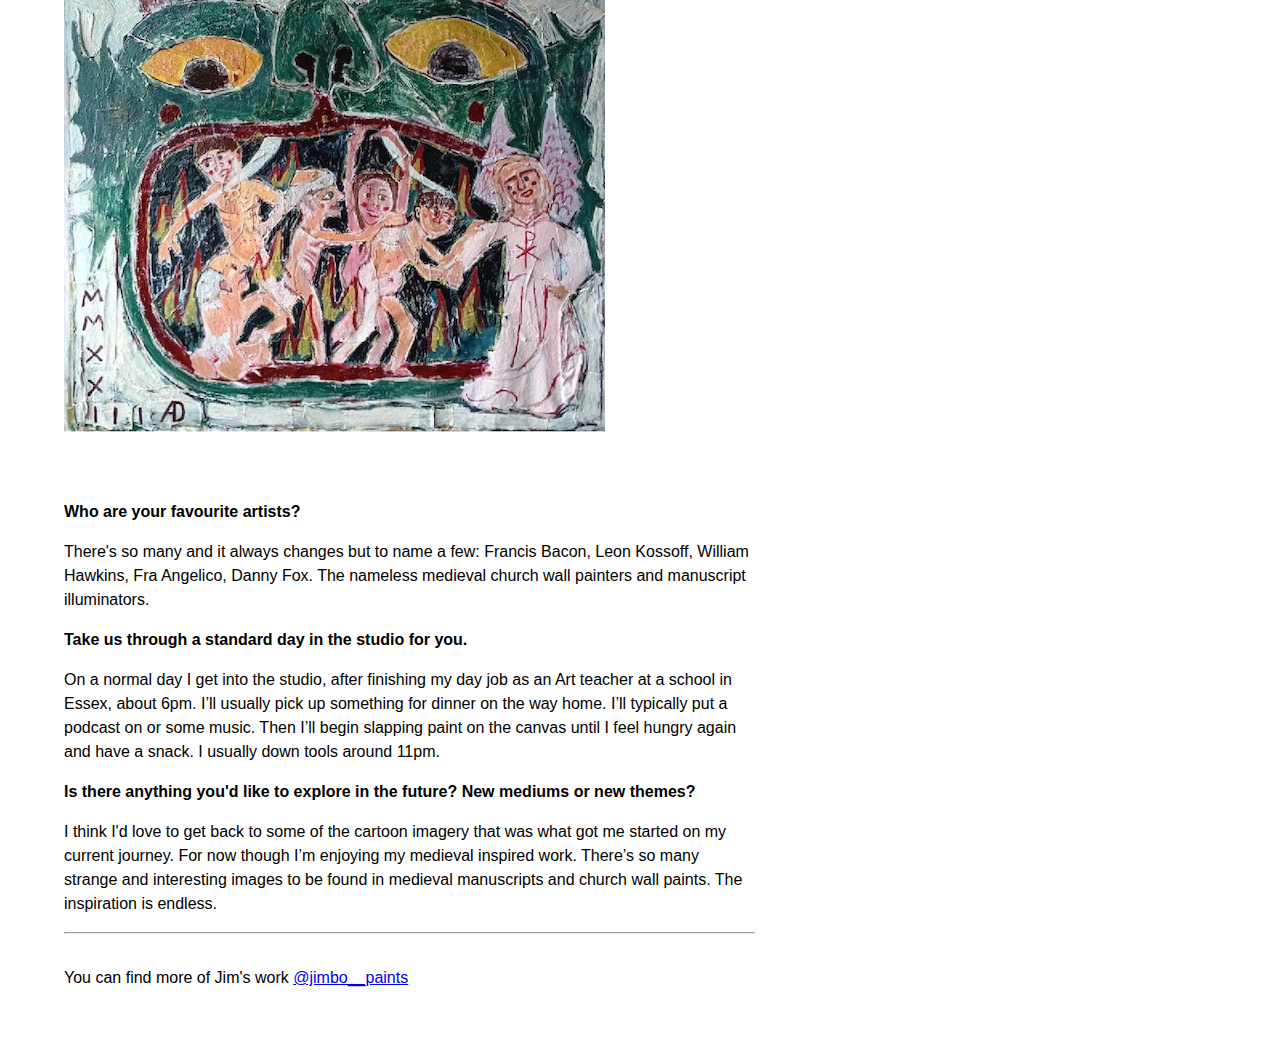
<file: interviews/james-lang.html>
<!DOCTYPE html>
<html lang="en">
  <head>
    <meta charset="UTF-8" />
    <meta name="viewport" content="width=device-width, initial-scale=1.0" />
    <meta http-equiv="X-UA-Compatible" content="ie=edge" />
    <title>Someplace Nice - interview with James Lang</title>
    <link rel="preconnect" href="https://fonts.googleapis.com">
    <link rel="preconnect" href="https://fonts.gstatic.com" crossorigin>
    <link href="https://fonts.googleapis.com/css2?family=Cinzel:wght@500&display=swap" rel="stylesheet">
    <link rel="stylesheet" href="../gallery-style.css" />
  </head>
  <body>
    <script type="text/javascript">
      (function(window, document, dataLayerName, id) {
      window[dataLayerName]=window[dataLayerName]||[],window[dataLayerName].push({start:(new Date).getTime(),event:"stg.start"});var scripts=document.getElementsByTagName('script')[0],tags=document.createElement('script');
      function stgCreateCookie(a,b,c){var d="";if(c){var e=new Date;e.setTime(e.getTime()+24*c*60*60*1e3),d="; expires="+e.toUTCString();f="; SameSite=Strict"}document.cookie=a+"="+b+d+f+"; path=/"}
      var isStgDebug=(window.location.href.match("stg_debug")||document.cookie.match("stg_debug"))&&!window.location.href.match("stg_disable_debug");stgCreateCookie("stg_debug",isStgDebug?1:"",isStgDebug?14:-1);
      var qP=[];dataLayerName!=="dataLayer"&&qP.push("data_layer_name="+dataLayerName),isStgDebug&&qP.push("stg_debug");var qPString=qP.length>0?("?"+qP.join("&")):"";
      tags.async=!0,tags.src="https://someplacenice.containers.piwik.pro/"+id+".js"+qPString,scripts.parentNode.insertBefore(tags,scripts);
      !function(a,n,i){a[n]=a[n]||{};for(var c=0;c<i.length;c++)!function(i){a[n][i]=a[n][i]||{},a[n][i].api=a[n][i].api||function(){var a=[].slice.call(arguments,0);"string"==typeof a[0]&&window[dataLayerName].push({event:n+"."+i+":"+a[0],parameters:[].slice.call(arguments,1)})}}(i[c])}(window,"ppms",["tm","cm"]);
      })(window, document, 'dataLayer', '69083829-5965-4202-9cf7-857f95852913');
      </script>
    <div class="container">
      <h1 class="heading-text"><a href="/">Someplace Nice</a></h1>
      <div id="jumbo">
        <img src="../images/james-jumbo.jpg" alt="">
      </div>

      <h2 class="interview-heading" style="margin-bottom: 1em;">James Lang</h2>
      <div class="interview-column">
        <p><strong>When did you start making art?</strong></p>
        <p>
          I've been making art for most of my life I started making little comics featuring computer game characters like Sonic the Hedgehog aged around six or seven.
        </p>
        <p><strong>Tell us a little bit about how you came to make art?</strong></p>
        <p>
          One of the first things I remember clearly was flicking through an old Encyclopedia from the 1960's that had belonged to my mother. I remember one of the images in the book was Nicholas Poussin's painting A Dance to the Music of Time.That image has always stayed with me.
        </p>
        <p><strong>What is your approach or process towards painting?</strong></p>
        <p>
          My current process towards painting is all about creating texture. I staple an
unstretched canvas to the wall then I quickly sketch the basic design onto the canvas
using whatever I have to hand it could be a marker pen or paint. Then I begin adding
paint and collaging on strips of canvas or whatever I can find around the studio, to
build up the surface. Usually there are several failed paintings underneath a finished
one.
        </p>
        <p><strong>Where do you find inspiration for your work?</strong></p>
        <p>
          I lived in China for almost five years. It was during this time abroad that I began to
          find inspiration in British culture. At first it was mostly cartoons I remembered as a kid
          then religious imagery became the main focus especially pre renaissance art where
          the figures are both comical and sincere at the same time.
        </p>
        <p><strong>What do you aim to communicate with your work?</strong></p>
        <p>
          I'm never quite sure exactly what I want to communicate. I tend to leave it open for
          the viewer to interpret. Having said that though I definitely have an appreciation for
          medieval art and religious art in general which I hope the viewer notices. I’m not
          trying to be satirical.
        </p>
      </div>
      <div class="interview-inset-images">
        <img src="../images/mouth-of-hell.jpg" alt="" class="interview-image">
      </div>
      <div class="interview-column">
        <p><strong>Who are your favourite artists?</strong></p>
        <p>
          There's so many and it always changes but to name a few: Francis Bacon, Leon
          Kossoff, William Hawkins, Fra Angelico, Danny Fox. The nameless medieval church
          wall painters and manuscript illuminators.
          </p>
        <p><strong>Take us through a standard day in the studio for you.</strong></p>
        <p>
          On a normal day I get into the studio, after finishing my day job as an Art teacher at a
          school in Essex, about 6pm. I’ll usually pick up something for dinner on the way
          home. I’ll typically put a podcast on or some music. Then I’ll begin slapping paint on
          the canvas until I feel hungry again and have a snack. I usually down tools around
          11pm.
        </p>
        <p><strong>Is there anything you'd like to explore in the future? New mediums or new themes?</strong></p>
        <p>
          I think I'd love to get back to some of the cartoon imagery that was what got me
          started on my current journey. For now though I’m enjoying my medieval inspired
          work. There’s so many strange and interesting images to be found in medieval
          manuscripts and church wall paints. The inspiration is endless.
        </p>
          <hr>
          <p>You can find more of Jim's work <a href="https://www.instagram.com/jimbo__paints/">@jimbo__paints</a>
          </p>
      </div>
    </div>
  </body>
</html>
</file>
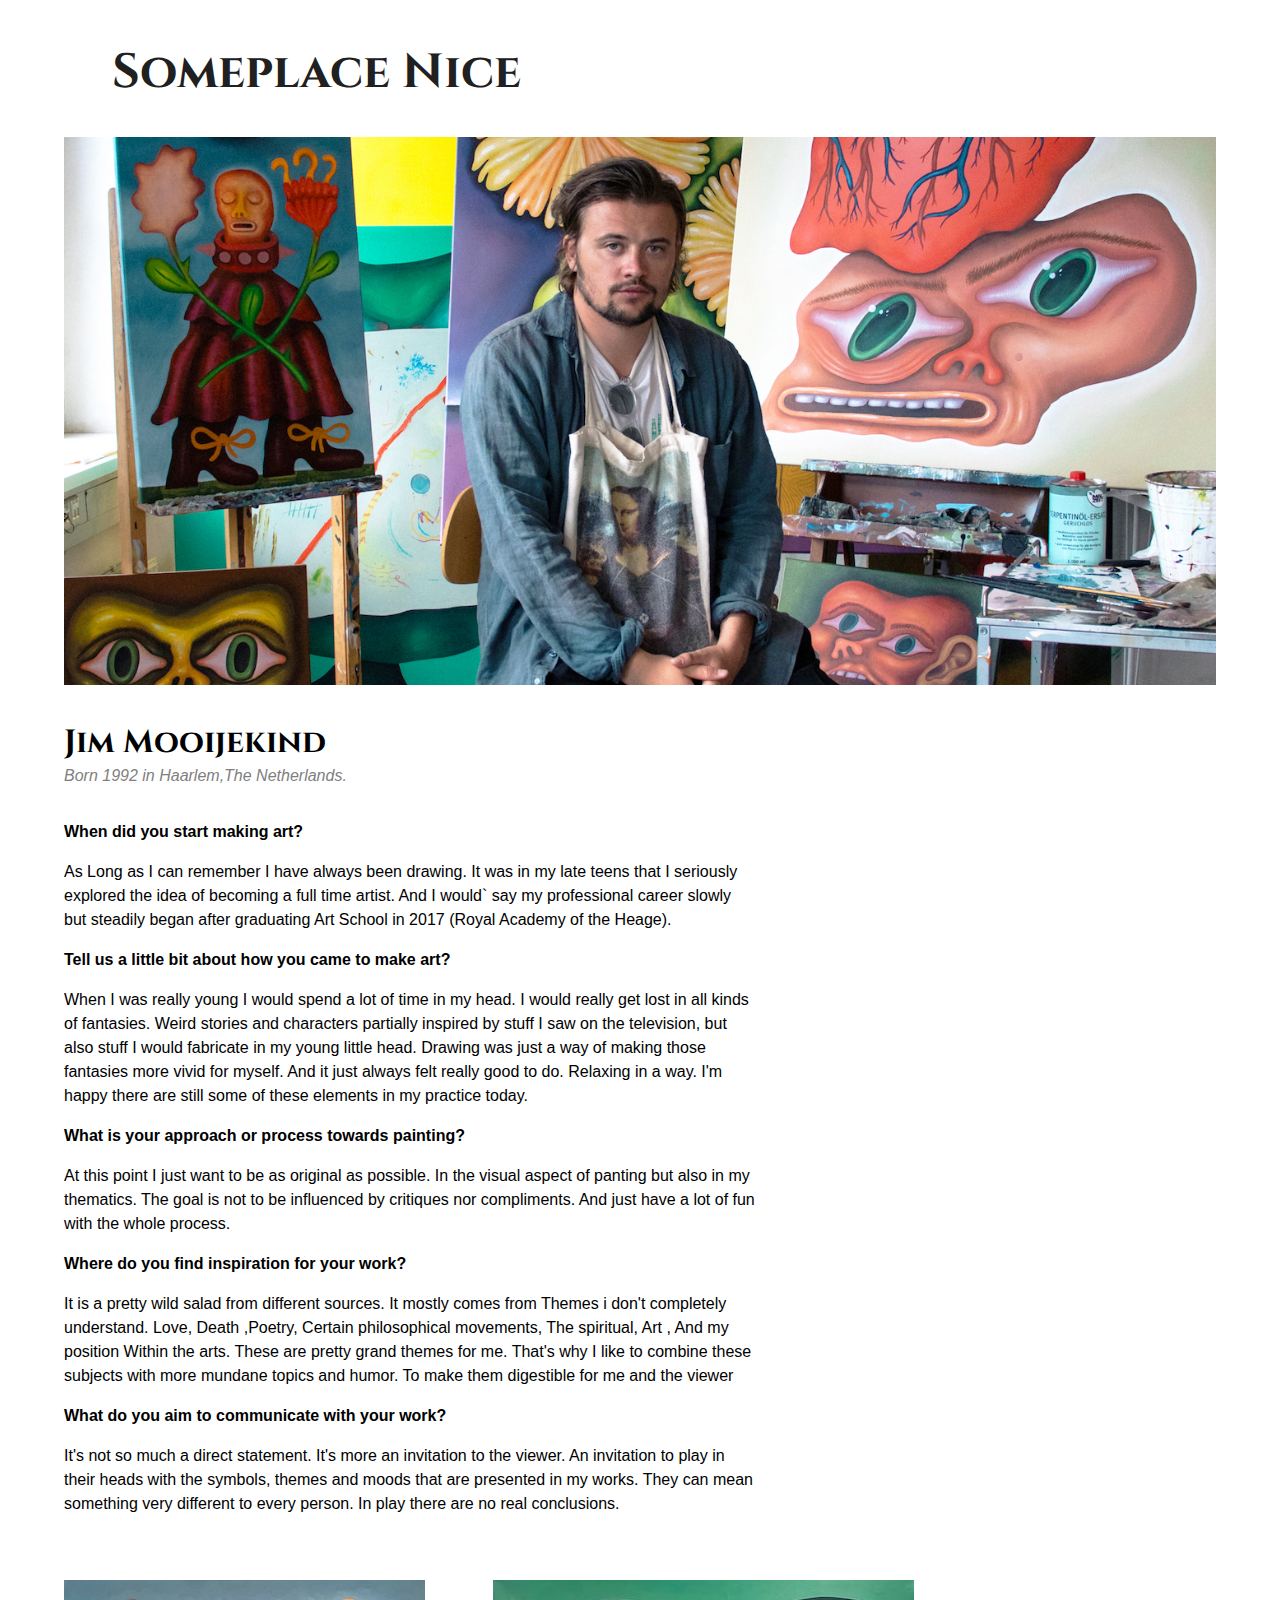
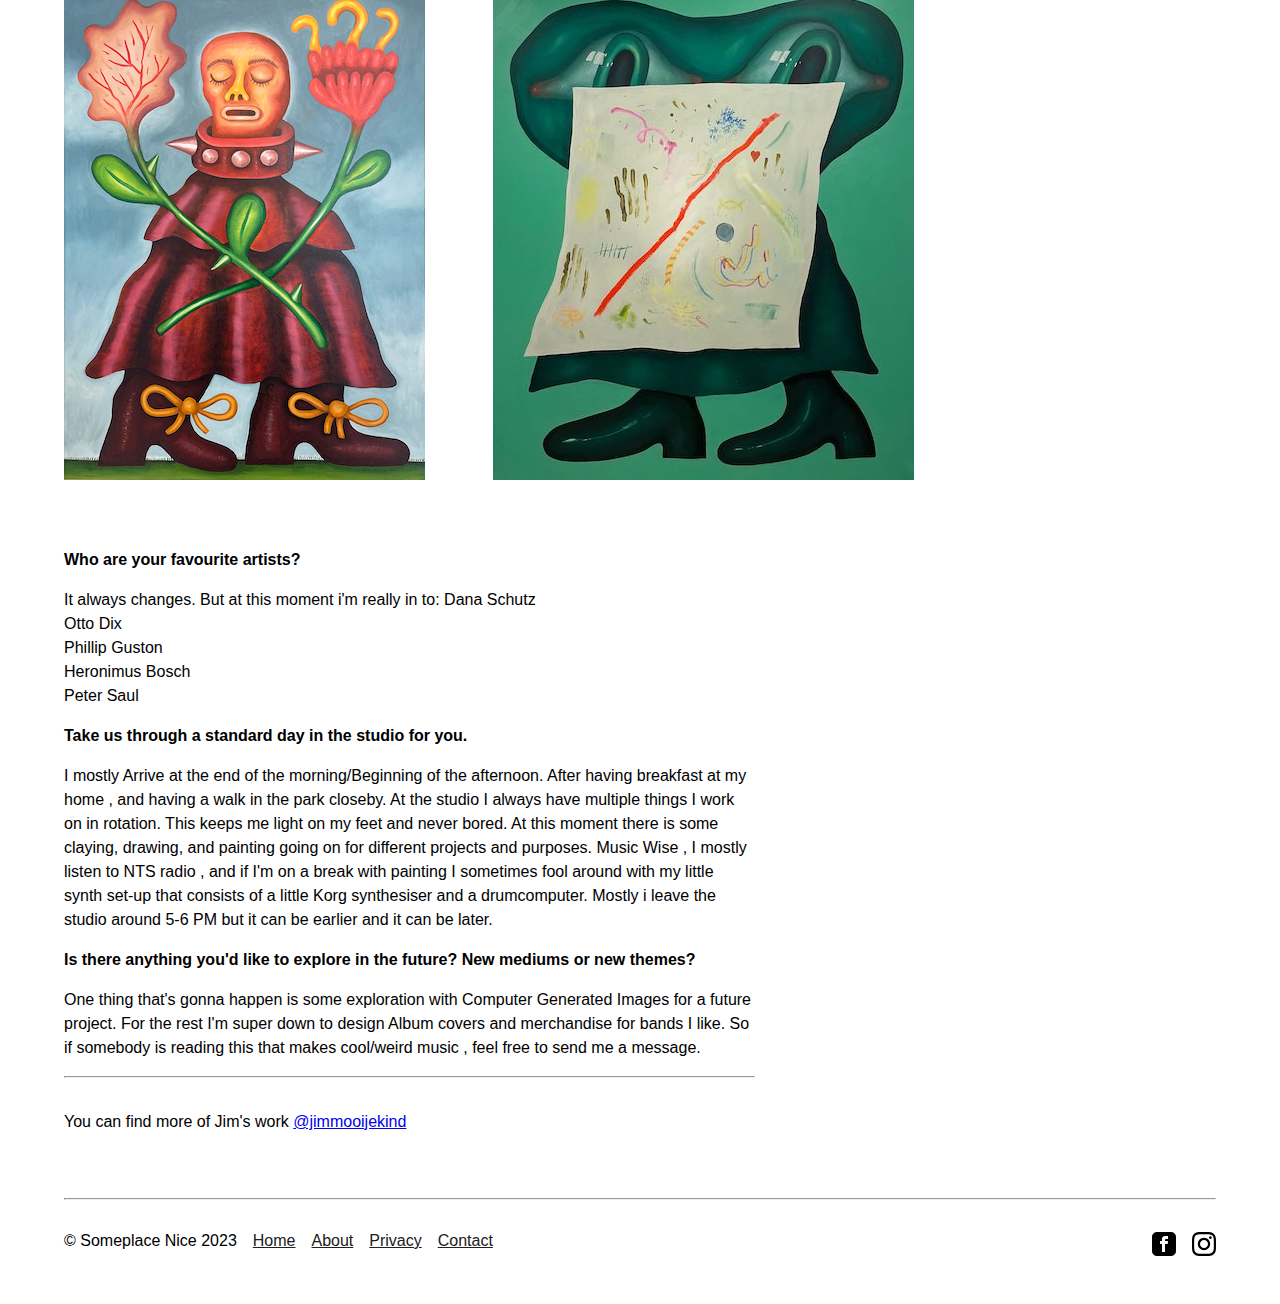
<file: interviews/jim-mooijekind.html>
<!DOCTYPE html>
<html lang="en">
  <head>
    <meta charset="UTF-8" />
    <meta name="viewport" content="width=device-width, initial-scale=1.0" />
    <meta http-equiv="X-UA-Compatible" content="ie=edge" />
    <title>Someplace Nice - interview with Jim Mooijekind</title>
    <link rel="preconnect" href="https://fonts.googleapis.com">
    <link rel="preconnect" href="https://fonts.gstatic.com" crossorigin>
    <link href="https://fonts.googleapis.com/css2?family=Cinzel:wght@500&display=swap" rel="stylesheet">
    <link rel="stylesheet" href="../gallery-style.css" />
  </head>
  <body>
    <script type="text/javascript">
      (function(window, document, dataLayerName, id) {
      window[dataLayerName]=window[dataLayerName]||[],window[dataLayerName].push({start:(new Date).getTime(),event:"stg.start"});var scripts=document.getElementsByTagName('script')[0],tags=document.createElement('script');
      function stgCreateCookie(a,b,c){var d="";if(c){var e=new Date;e.setTime(e.getTime()+24*c*60*60*1e3),d="; expires="+e.toUTCString();f="; SameSite=Strict"}document.cookie=a+"="+b+d+f+"; path=/"}
      var isStgDebug=(window.location.href.match("stg_debug")||document.cookie.match("stg_debug"))&&!window.location.href.match("stg_disable_debug");stgCreateCookie("stg_debug",isStgDebug?1:"",isStgDebug?14:-1);
      var qP=[];dataLayerName!=="dataLayer"&&qP.push("data_layer_name="+dataLayerName),isStgDebug&&qP.push("stg_debug");var qPString=qP.length>0?("?"+qP.join("&")):"";
      tags.async=!0,tags.src="https://someplacenice.containers.piwik.pro/"+id+".js"+qPString,scripts.parentNode.insertBefore(tags,scripts);
      !function(a,n,i){a[n]=a[n]||{};for(var c=0;c<i.length;c++)!function(i){a[n][i]=a[n][i]||{},a[n][i].api=a[n][i].api||function(){var a=[].slice.call(arguments,0);"string"==typeof a[0]&&window[dataLayerName].push({event:n+"."+i+":"+a[0],parameters:[].slice.call(arguments,1)})}}(i[c])}(window,"ppms",["tm","cm"]);
      })(window, document, 'dataLayer', '69083829-5965-4202-9cf7-857f95852913');
      </script>
    <div class="container">
      <h1 class="heading-text"><a href="/">Someplace Nice</a></h1>
      <div id="jumbo">
        <img src="../images/jim-jumbo.jpg" alt="">
      </div>

      <h2 class="interview-heading">Jim Mooijekind</h2>
      <p class="light">Born 1992 in Haarlem,The Netherlands.</p>
      <div class="interview-column">

        <p><strong>When did you start making art?</strong></p>
        <p>As Long as I can remember I have always been drawing.
          It was in my late teens that I seriously explored the idea of becoming a full time artist.
          And I would` say my professional career slowly but steadily began after graduating Art School in 2017 (Royal Academy of the Heage).
          </p>
        <p><strong>Tell us a little bit about how you came to make art?</strong></p>
        <p>When I was really young I would spend a lot of time in my head.
          I would really get lost in all kinds of  fantasies.
          Weird stories and characters partially inspired by stuff I saw on the television, but also stuff I would fabricate in my young little head.
          Drawing was just a way of making those fantasies more vivid for myself.
          And it just always felt really good to do.
          Relaxing in a way.
          I'm happy there are still some of these elements in my practice today.
          </p>
        <p><strong>What is your approach or process towards painting?</strong></p>
        <p>At this point I just want to be as original as possible.
          In the visual aspect of panting but also in my thematics.
          The goal is not to be influenced by critiques nor compliments.
          And just have a lot of fun with the whole process.
          </p>
        <p><strong>Where do you find inspiration for your work?</strong></p>
        <p>It is a pretty wild salad from different sources.
          It mostly comes from Themes i don't completely understand.
          Love, Death ,Poetry, Certain philosophical movements, The spiritual, Art , And my position Within the arts.
          These are pretty grand themes for me.
          That's why I like to combine these subjects with more mundane topics and humor.
          To make them digestible for me and the viewer
          </p>
        <p><strong>What do you aim to communicate with your work?</strong></p>
        <p>It's not so much a direct statement.
          It's more an invitation to the viewer.
          An invitation to play in their heads with the symbols, themes and moods that are presented in my works.
          They can mean something very different to every person.
          In play there are no real conclusions.
          </p>
      </div>
      <div class="interview-inset-images">
        <img src="../images/dreaming.jpg" alt="" class="interview-image">
        <img src="../images/work.jpg" alt="" class="interview-image interview-image-lg">
      </div>
      <div class="interview-column">
        <p><strong>Who are your favourite artists?</strong></p>
        <p>It always changes.
          But at this moment i'm really in to:

          Dana Schutz<br>
          Otto Dix <br>
          Phillip Guston<br>
          Heronimus Bosch<br>
          Peter Saul<br>
          </p>
        <p><strong>Take us through a standard day in the studio for you.</strong></p>
        <p>I mostly Arrive at the end of the morning/Beginning of the afternoon.
          After having breakfast at my home , and having a walk in the park closeby.
          At the studio I always have multiple things I work on in rotation.
          This keeps me light on my feet and never bored.
          At this moment there is some claying, drawing, and painting going on for different projects and purposes.
          Music Wise , I mostly listen to NTS radio , and if I'm on a break with painting I sometimes fool around with my little synth set-up that consists of a little Korg synthesiser and a drumcomputer.
          Mostly i leave the studio around 5-6 PM but it can be earlier and it can be later.
          </p>
        <p><strong>Is there anything you'd like to explore in the future? New mediums or new themes?</strong></p>
        <p>One thing that's gonna happen is some exploration with Computer Generated Images for a future project.
          For the rest I'm super down to design Album covers and merchandise for bands I like.
          So if somebody is reading this that makes cool/weird  music , feel free to send me a message.
          </p>
          <hr>
          <p>You can find more of Jim's work <a href="https://www.instagram.com/jimmooijekind/">@jimmooijekind</a>
          </p>
      </div>

      <footer>
        <hr>
        <!-- foot nav -->
        <nav>
          <ul class="foot-nav">
            <li class="hide-mobile">© Someplace Nice 2023</li>
            <li><a href="/">Home</a></li>
            <li><a href="/about">About</a></li>
            <li><a href="/privacy">Privacy</a></li>
            <li><a href="/contact">Contact</a></li>
            <li class="social">
              <a href="https://www.instagram.com/someplacenice.gallery/">
                <svg xmlns="http://www.w3.org/2000/svg" width="24" height="24" viewBox="0 0 24 24"><path d="M12 2.163c3.204 0 3.584.012 4.85.07 3.252.148 4.771 1.691 4.919 4.919.058 1.265.069 1.645.069 4.849 0 3.205-.012 3.584-.069 4.849-.149 3.225-1.664 4.771-4.919 4.919-1.266.058-1.644.07-4.85.07-3.204 0-3.584-.012-4.849-.07-3.26-.149-4.771-1.699-4.919-4.92-.058-1.265-.07-1.644-.07-4.849 0-3.204.013-3.583.07-4.849.149-3.227 1.664-4.771 4.919-4.919 1.266-.057 1.645-.069 4.849-.069zm0-2.163c-3.259 0-3.667.014-4.947.072-4.358.2-6.78 2.618-6.98 6.98-.059 1.281-.073 1.689-.073 4.948 0 3.259.014 3.668.072 4.948.2 4.358 2.618 6.78 6.98 6.98 1.281.058 1.689.072 4.948.072 3.259 0 3.668-.014 4.948-.072 4.354-.2 6.782-2.618 6.979-6.98.059-1.28.073-1.689.073-4.948 0-3.259-.014-3.667-.072-4.947-.196-4.354-2.617-6.78-6.979-6.98-1.281-.059-1.69-.073-4.949-.073zm0 5.838c-3.403 0-6.162 2.759-6.162 6.162s2.759 6.163 6.162 6.163 6.162-2.759 6.162-6.163c0-3.403-2.759-6.162-6.162-6.162zm0 10.162c-2.209 0-4-1.79-4-4 0-2.209 1.791-4 4-4s4 1.791 4 4c0 2.21-1.791 4-4 4zm6.406-11.845c-.796 0-1.441.645-1.441 1.44s.645 1.44 1.441 1.44c.795 0 1.439-.645 1.439-1.44s-.644-1.44-1.439-1.44z"/></svg>
              </a>
            </li>
            <li class="social">
              <a href="https://www.facebook.com/someplacenicegallery">
                <svg xmlns="http://www.w3.org/2000/svg" width="24" height="24" viewBox="0 0 24 24"><path d="M19 0h-14c-2.761 0-5 2.239-5 5v14c0 2.761 2.239 5 5 5h14c2.762 0 5-2.239 5-5v-14c0-2.761-2.238-5-5-5zm-3 7h-1.924c-.615 0-1.076.252-1.076.889v1.111h3l-.238 3h-2.762v8h-3v-8h-2v-3h2v-1.923c0-2.022 1.064-3.077 3.461-3.077h2.539v3z"/></svg>
              </a>
            </li>
          </ul>
        </nav>
      </footer>

    </div>
  </body>
</html>
</file>
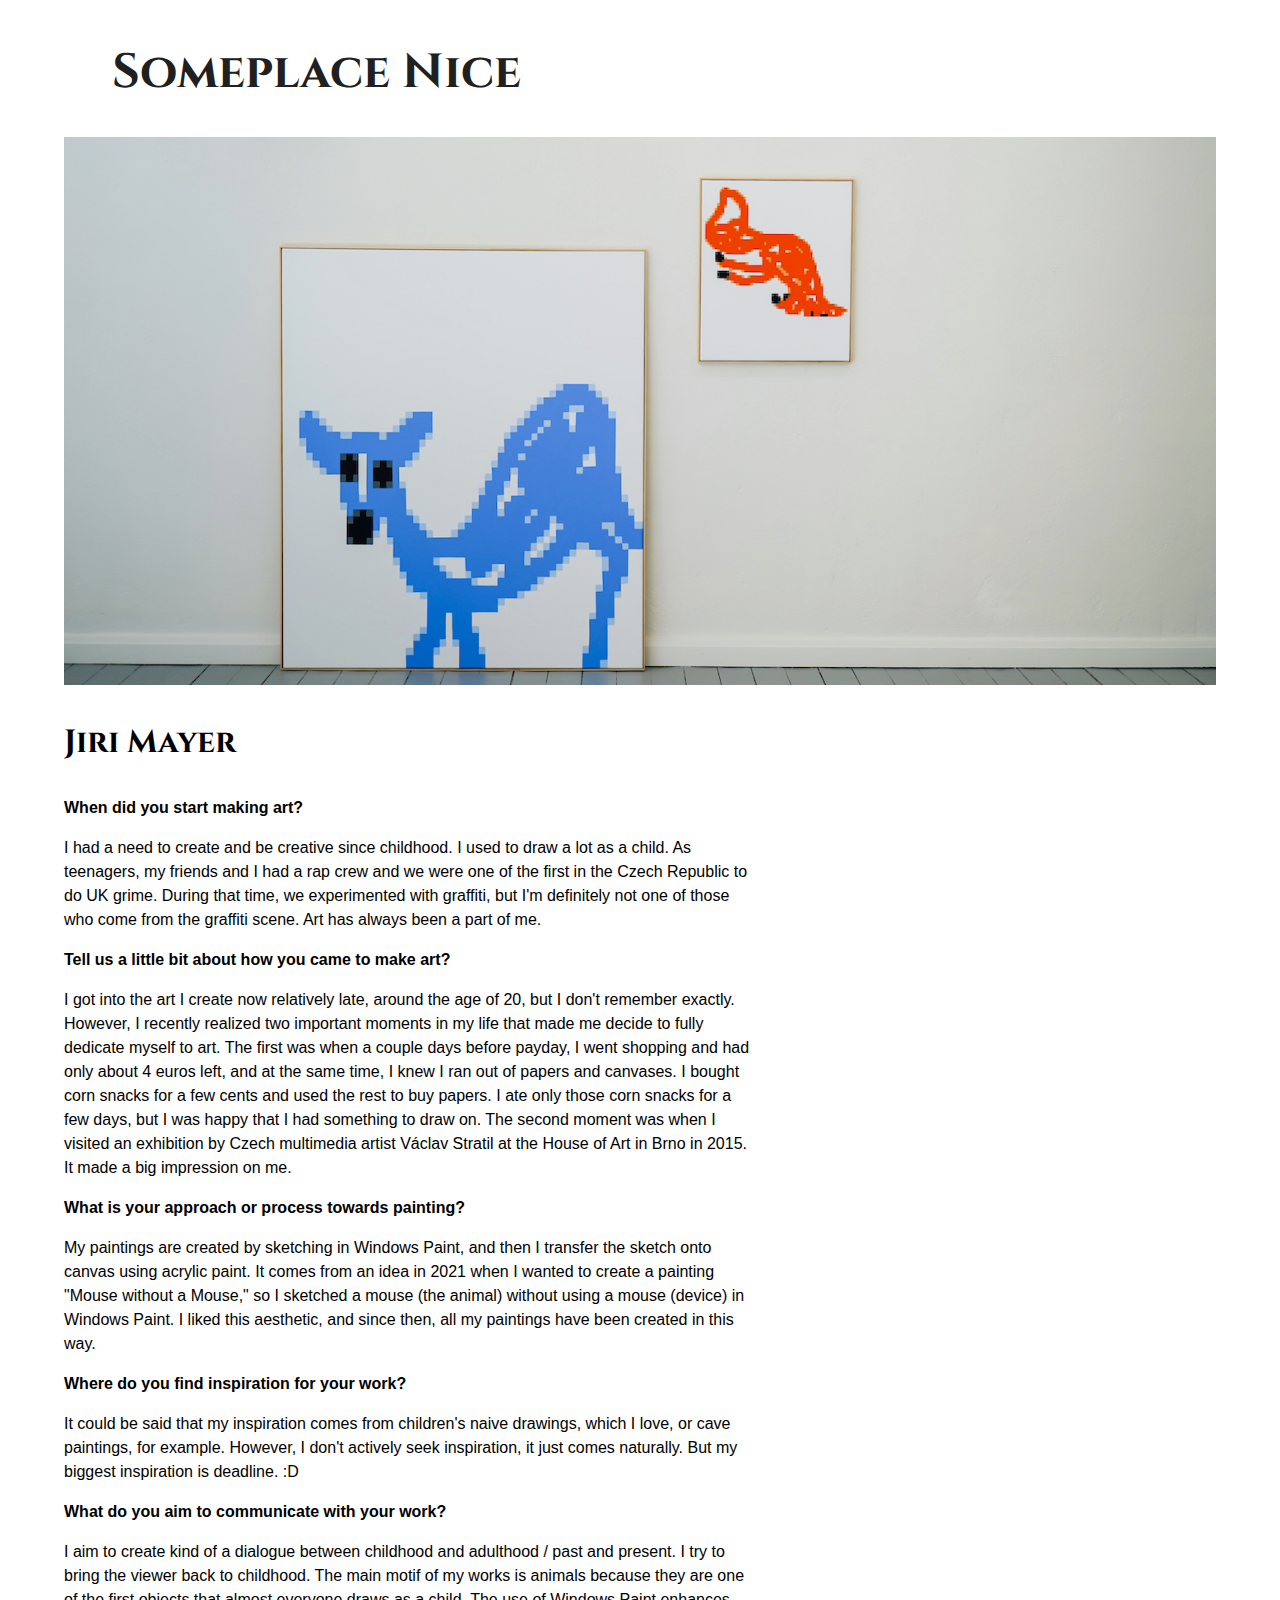
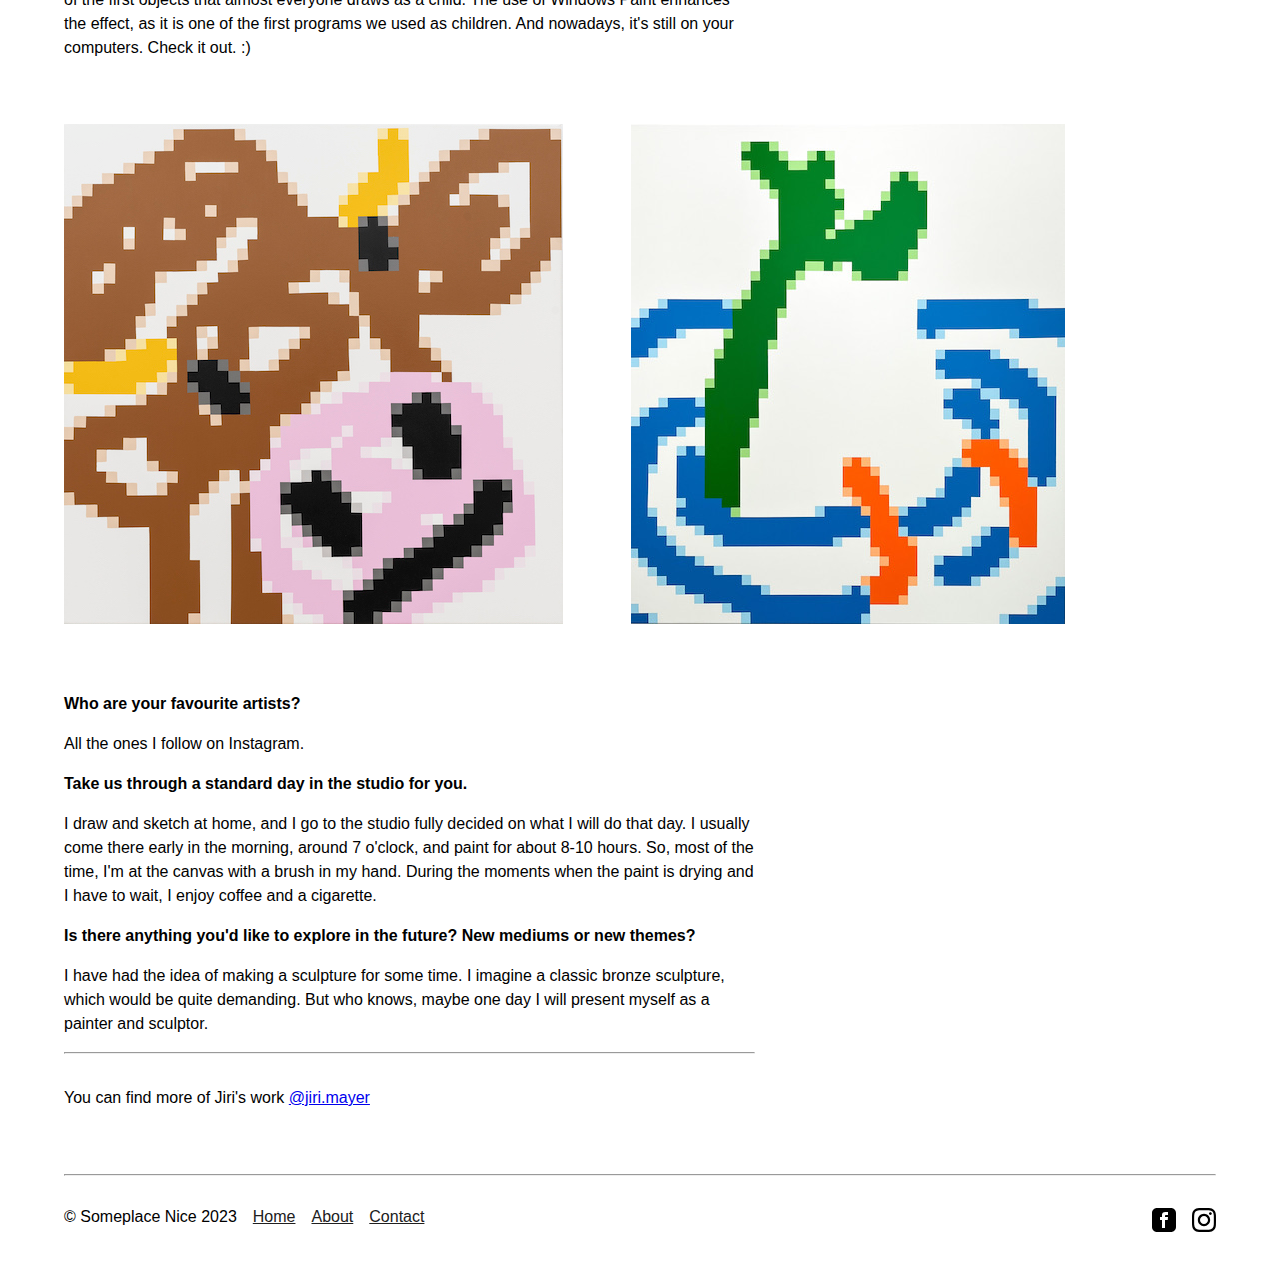
<file: interviews/jiri-mayer.html>
<!DOCTYPE html>
<html lang="en">
  <head>
    <meta charset="UTF-8" />
    <meta name="viewport" content="width=device-width, initial-scale=1.0" />
    <meta http-equiv="X-UA-Compatible" content="ie=edge" />
    <title>Someplace Nice - interview with Jiri Mayer</title>
    <link rel="preconnect" href="https://fonts.googleapis.com">
    <link rel="preconnect" href="https://fonts.gstatic.com" crossorigin>
    <link href="https://fonts.googleapis.com/css2?family=Cinzel:wght@500&display=swap" rel="stylesheet">
    <link rel="stylesheet" href="../gallery-style.css" />
  </head>
  <body>
    <script type="text/javascript">
      (function(window, document, dataLayerName, id) {
      window[dataLayerName]=window[dataLayerName]||[],window[dataLayerName].push({start:(new Date).getTime(),event:"stg.start"});var scripts=document.getElementsByTagName('script')[0],tags=document.createElement('script');
      function stgCreateCookie(a,b,c){var d="";if(c){var e=new Date;e.setTime(e.getTime()+24*c*60*60*1e3),d="; expires="+e.toUTCString();f="; SameSite=Strict"}document.cookie=a+"="+b+d+f+"; path=/"}
      var isStgDebug=(window.location.href.match("stg_debug")||document.cookie.match("stg_debug"))&&!window.location.href.match("stg_disable_debug");stgCreateCookie("stg_debug",isStgDebug?1:"",isStgDebug?14:-1);
      var qP=[];dataLayerName!=="dataLayer"&&qP.push("data_layer_name="+dataLayerName),isStgDebug&&qP.push("stg_debug");var qPString=qP.length>0?("?"+qP.join("&")):"";
      tags.async=!0,tags.src="https://someplacenice.containers.piwik.pro/"+id+".js"+qPString,scripts.parentNode.insertBefore(tags,scripts);
      !function(a,n,i){a[n]=a[n]||{};for(var c=0;c<i.length;c++)!function(i){a[n][i]=a[n][i]||{},a[n][i].api=a[n][i].api||function(){var a=[].slice.call(arguments,0);"string"==typeof a[0]&&window[dataLayerName].push({event:n+"."+i+":"+a[0],parameters:[].slice.call(arguments,1)})}}(i[c])}(window,"ppms",["tm","cm"]);
      })(window, document, 'dataLayer', '69083829-5965-4202-9cf7-857f95852913');
      </script>
    <div class="container">
      <h1 class="heading-text"><a href="/">Someplace Nice</a></h1>
      <div id="jumbo">
        <img src="../images/jiri-jumbo.jpeg" alt="">
      </div>

      <h2 class="interview-heading" style="margin-bottom: 1em;">Jiri Mayer</h2>
      <div class="interview-column">

        <p><strong>When did you start making art?</strong></p>
        <p>I had a need to create and be creative since childhood. I used to draw a lot as a child. As teenagers, my friends and I had a rap crew and we were one of the first in the Czech Republic to do UK grime. During that time, we experimented with graffiti, but I'm definitely not one of those who come from the graffiti scene. Art has always been a part of me.</p>
        <p><strong>Tell us a little bit about how you came to make art?</strong></p>
        <p>I got into the art I create now relatively late, around the age of 20, but I don't remember exactly. However, I recently realized two important moments in my life that made me decide to fully dedicate myself to art. The first was when a couple days before payday, I went shopping and had only about 4 euros left, and at the same time, I knew I ran out of papers and canvases. I bought corn snacks for a few cents and used the rest to buy papers. I ate only those corn snacks for a few days, but I was happy that I had something to draw on. The second moment was when I visited an exhibition by Czech multimedia artist Václav Stratil at the House of Art in Brno in 2015. It made a big impression on me.</p>
        <p><strong>What is your approach or process towards painting?</strong></p>
        <p>My paintings are created by sketching in Windows Paint, and then I transfer the sketch onto canvas using acrylic paint. It comes from an idea in 2021 when I wanted to create a painting "Mouse without a Mouse," so I sketched a mouse (the animal) without using a mouse (device) in Windows Paint. I liked this aesthetic, and since then, all my paintings have been created in this way.</p>
        <p><strong>Where do you find inspiration for your work?</strong></p>
        <p>It could be said that my inspiration comes from children's naive drawings, which I love, or cave paintings, for example. However, I don't actively seek inspiration, it just comes naturally. But my biggest inspiration is deadline. :D</p>
        <p><strong>What do you aim to communicate with your work?</strong></p>
        <p>I aim to create  kind of a dialogue between childhood and adulthood / past and present. I try to bring the viewer back to childhood. The main motif of my works is animals because they are one of the first objects that almost everyone draws as a child. The use of Windows Paint enhances the effect, as it is one of the first programs we used as children. And nowadays, it's still on your computers. Check it out. :)</p>
      </div>
      <div class="interview-inset-images">
        <img src="../images/cow.jpeg" alt="" class="interview-image">
        <img src="../images/duck.jpeg" alt="" class="interview-image interview-image-lg">
      </div>
      <div class="interview-column">
        <p><strong>Who are your favourite artists?</strong></p>
        <p>All the ones I follow on Instagram.</p>
        <p><strong>Take us through a standard day in the studio for you.</strong></p>
        <p>I draw and sketch at home, and I go to the studio fully decided on what I will do that day. I usually come there early in the morning, around 7 o'clock, and paint for about 8-10 hours. So, most of the time, I'm at the canvas with a brush in my hand. During the moments when the paint is drying and I have to wait, I enjoy coffee and a cigarette.</p>
        <p><strong>Is there anything you'd like to explore in the future? New mediums or new themes?</strong></p>
        <p>I have had the idea of making a sculpture for some time. I imagine a classic bronze sculpture, which would be quite demanding. But who knows, maybe one day I will present myself as a painter and sculptor.</p>

        <hr>
        <p>
          You can find more of Jiri's work <a href="https://www.instagram.com/jiri.mayer/">@jiri.mayer</a>
        </p>

      </div>

      <footer>
        <hr>
        <!-- foot nav -->
        <nav>
          <ul class="foot-nav">
            <li class="hide-mobile">© Someplace Nice 2023</li>
            <li><a href="/">Home</a></li>
            <li><a href="/about">About</a></li>
            <li><a href="/contact">Contact</a></li>
            <li class="social">
              <a href="https://www.instagram.com/someplacenice.gallery/">
                <svg xmlns="http://www.w3.org/2000/svg" width="24" height="24" viewBox="0 0 24 24"><path d="M12 2.163c3.204 0 3.584.012 4.85.07 3.252.148 4.771 1.691 4.919 4.919.058 1.265.069 1.645.069 4.849 0 3.205-.012 3.584-.069 4.849-.149 3.225-1.664 4.771-4.919 4.919-1.266.058-1.644.07-4.85.07-3.204 0-3.584-.012-4.849-.07-3.26-.149-4.771-1.699-4.919-4.92-.058-1.265-.07-1.644-.07-4.849 0-3.204.013-3.583.07-4.849.149-3.227 1.664-4.771 4.919-4.919 1.266-.057 1.645-.069 4.849-.069zm0-2.163c-3.259 0-3.667.014-4.947.072-4.358.2-6.78 2.618-6.98 6.98-.059 1.281-.073 1.689-.073 4.948 0 3.259.014 3.668.072 4.948.2 4.358 2.618 6.78 6.98 6.98 1.281.058 1.689.072 4.948.072 3.259 0 3.668-.014 4.948-.072 4.354-.2 6.782-2.618 6.979-6.98.059-1.28.073-1.689.073-4.948 0-3.259-.014-3.667-.072-4.947-.196-4.354-2.617-6.78-6.979-6.98-1.281-.059-1.69-.073-4.949-.073zm0 5.838c-3.403 0-6.162 2.759-6.162 6.162s2.759 6.163 6.162 6.163 6.162-2.759 6.162-6.163c0-3.403-2.759-6.162-6.162-6.162zm0 10.162c-2.209 0-4-1.79-4-4 0-2.209 1.791-4 4-4s4 1.791 4 4c0 2.21-1.791 4-4 4zm6.406-11.845c-.796 0-1.441.645-1.441 1.44s.645 1.44 1.441 1.44c.795 0 1.439-.645 1.439-1.44s-.644-1.44-1.439-1.44z"/></svg>
              </a>
            </li>
            <li class="social">
              <a href="https://www.facebook.com/someplacenicegallery">
                <svg xmlns="http://www.w3.org/2000/svg" width="24" height="24" viewBox="0 0 24 24"><path d="M19 0h-14c-2.761 0-5 2.239-5 5v14c0 2.761 2.239 5 5 5h14c2.762 0 5-2.239 5-5v-14c0-2.761-2.238-5-5-5zm-3 7h-1.924c-.615 0-1.076.252-1.076.889v1.111h3l-.238 3h-2.762v8h-3v-8h-2v-3h2v-1.923c0-2.022 1.064-3.077 3.461-3.077h2.539v3z"/></svg>
              </a>
            </li>
          </ul>
        </nav>
      </footer>

    </div>
  </body>
</html>
</file>
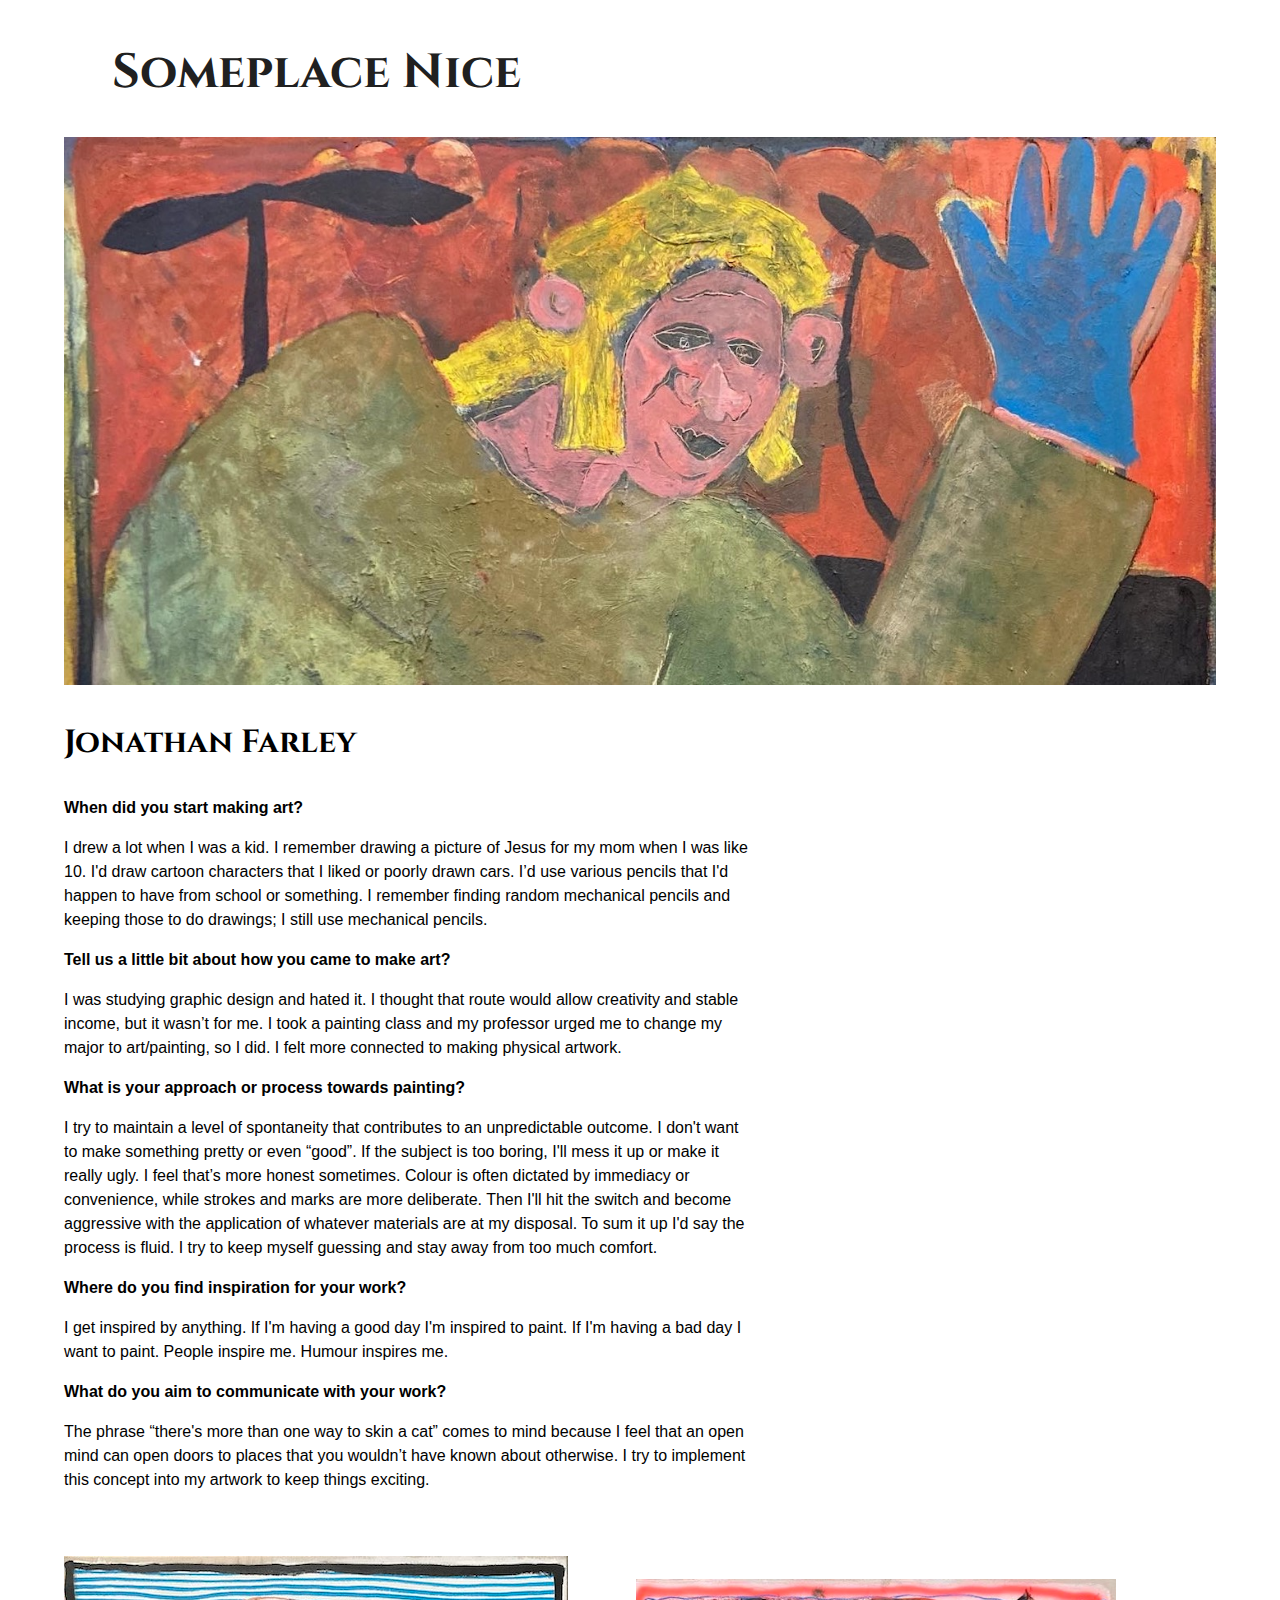
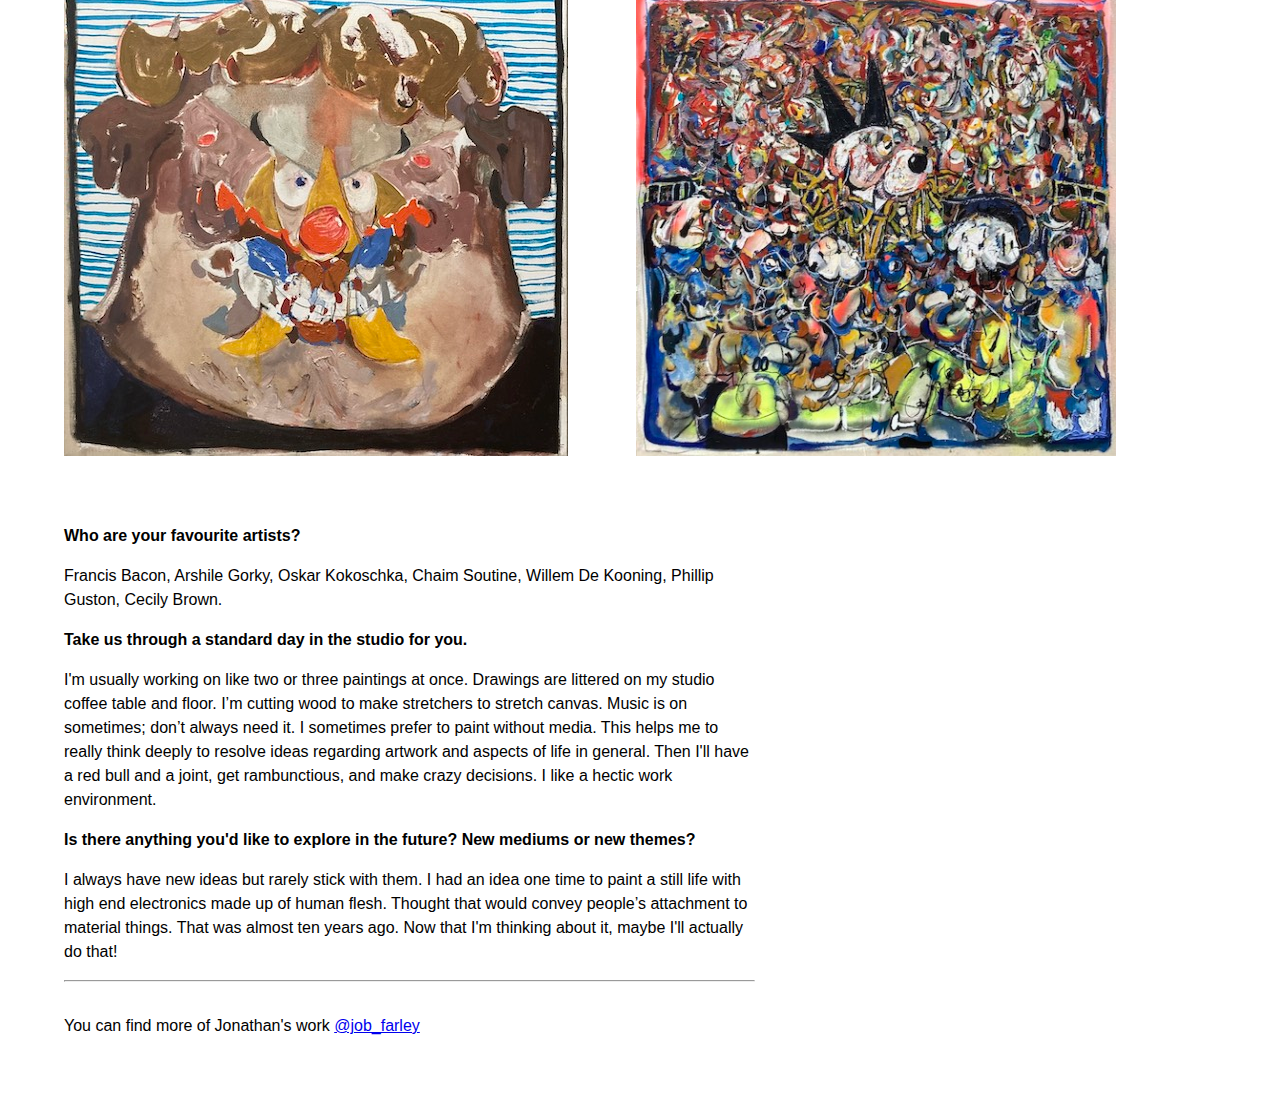
<file: interviews/jonathan-farley.html>
<!DOCTYPE html>
<html lang="en">
  <head>
    <meta charset="UTF-8" />
    <meta name="viewport" content="width=device-width, initial-scale=1.0" />
    <meta http-equiv="X-UA-Compatible" content="ie=edge" />
    <title>Someplace Nice - interview with Jonathan Farley</title>
    <link rel="preconnect" href="https://fonts.googleapis.com">
    <link rel="preconnect" href="https://fonts.gstatic.com" crossorigin>
    <link href="https://fonts.googleapis.com/css2?family=Cinzel:wght@500&display=swap" rel="stylesheet">
    <link rel="stylesheet" href="../gallery-style.css" />
  </head>
  <body>
    <script type="text/javascript">
      (function(window, document, dataLayerName, id) {
      window[dataLayerName]=window[dataLayerName]||[],window[dataLayerName].push({start:(new Date).getTime(),event:"stg.start"});var scripts=document.getElementsByTagName('script')[0],tags=document.createElement('script');
      function stgCreateCookie(a,b,c){var d="";if(c){var e=new Date;e.setTime(e.getTime()+24*c*60*60*1e3),d="; expires="+e.toUTCString();f="; SameSite=Strict"}document.cookie=a+"="+b+d+f+"; path=/"}
      var isStgDebug=(window.location.href.match("stg_debug")||document.cookie.match("stg_debug"))&&!window.location.href.match("stg_disable_debug");stgCreateCookie("stg_debug",isStgDebug?1:"",isStgDebug?14:-1);
      var qP=[];dataLayerName!=="dataLayer"&&qP.push("data_layer_name="+dataLayerName),isStgDebug&&qP.push("stg_debug");var qPString=qP.length>0?("?"+qP.join("&")):"";
      tags.async=!0,tags.src="https://someplacenice.containers.piwik.pro/"+id+".js"+qPString,scripts.parentNode.insertBefore(tags,scripts);
      !function(a,n,i){a[n]=a[n]||{};for(var c=0;c<i.length;c++)!function(i){a[n][i]=a[n][i]||{},a[n][i].api=a[n][i].api||function(){var a=[].slice.call(arguments,0);"string"==typeof a[0]&&window[dataLayerName].push({event:n+"."+i+":"+a[0],parameters:[].slice.call(arguments,1)})}}(i[c])}(window,"ppms",["tm","cm"]);
      })(window, document, 'dataLayer', '69083829-5965-4202-9cf7-857f95852913');
      </script>
    <div class="container">
      <h1 class="heading-text"><a href="/">Someplace Nice</a></h1>
      <div id="jumbo">
        <img src="../images/jon-jumbo.JPG" alt="">
      </div>

      <h2 class="interview-heading" style="margin-bottom: 1em;">Jonathan Farley</h2>
      <div class="interview-column">
        <p><strong>When did you start making art?</strong></p>
        <p>
          I drew a lot when I was a kid. I remember drawing a picture of Jesus for my mom when I was like 10. I'd draw cartoon characters that I liked or poorly drawn cars. I’d use various pencils that I'd happen to have from school or something. I remember finding random mechanical pencils and keeping those to do drawings; I still use mechanical pencils.
        </p>
        <p><strong>Tell us a little bit about how you came to make art?</strong></p>
        <p>
          I was studying graphic design and hated it. I thought that route would allow creativity and stable income, but it wasn’t for me. I took a painting class and my professor urged me to change my major to art/painting, so I did. I felt more connected to making physical artwork.
        </p>
        <p><strong>What is your approach or process towards painting?</strong></p>
        <p>
          I try to maintain a level of spontaneity that contributes to an unpredictable outcome. I don't want to make something pretty or even “good”. If the subject is too boring, I'll mess it up or make it really ugly. I feel that’s more honest sometimes. Colour is often dictated by immediacy or convenience, while strokes and marks are more deliberate. Then I'll hit the switch and become aggressive with the application of whatever materials are at my disposal. To sum it up I'd say the process is fluid. I try to keep myself guessing and stay away from too much comfort.
        </p>
        <p><strong>Where do you find inspiration for your work?</strong></p>
        <p>
            I get inspired by anything. If I'm having a good day I'm inspired to paint. If I'm having a bad day I want to paint. People inspire me. Humour inspires me.
        </p>
        <p><strong>What do you aim to communicate with your work?</strong></p>
        <p>
            The phrase “there's more than one way to skin a cat” comes to mind because I feel that an open mind can open doors to places that you wouldn’t have known about otherwise. I try to implement this concept into my artwork to keep things exciting.
        </p>
      </div>
      <div class="interview-inset-images">
        <img src="../images/slimebag.JPG" alt="weekend slimebag" class="interview-image">
        <img src="../images/bad-dog.jpeg" style="width: 480px;" class="interview-image interview-image-lg">
      </div>
      <div class="interview-column">
        <p><strong>Who are your favourite artists?</strong></p>
        <p>Francis Bacon, Arshile Gorky, Oskar Kokoschka, Chaim Soutine, Willem De Kooning, Phillip Guston, Cecily Brown.
          </p>
        <p><strong>Take us through a standard day in the studio for you.</strong></p>
        <p>
            I'm usually working on like two or three paintings at once. Drawings are littered on my studio coffee table and floor. I’m cutting wood to make stretchers to stretch canvas. Music is on sometimes; don’t always need it. I sometimes prefer to paint without media. This helps me to really think deeply to resolve ideas regarding artwork and aspects of life in general. Then I'll have a red bull and a joint, get rambunctious, and make crazy decisions. I like a hectic work environment.
        </p>
        <p><strong>Is there anything you'd like to explore in the future? New mediums or new themes?</strong></p>
        <p>
            I always have new ideas but rarely stick with them. I had an idea one time to paint a still life with high end electronics made up of human flesh. Thought that would convey people’s attachment to material things. That was almost ten years ago. Now that I'm thinking about it, maybe I'll actually do that!
        </p>
          <hr>
          <p>You can find more of Jonathan's work <a href="https://www.instagram.com/job_farley/">@job_farley</a>
          </p>
      </div>
    </div>
  </body>
</html>
</file>
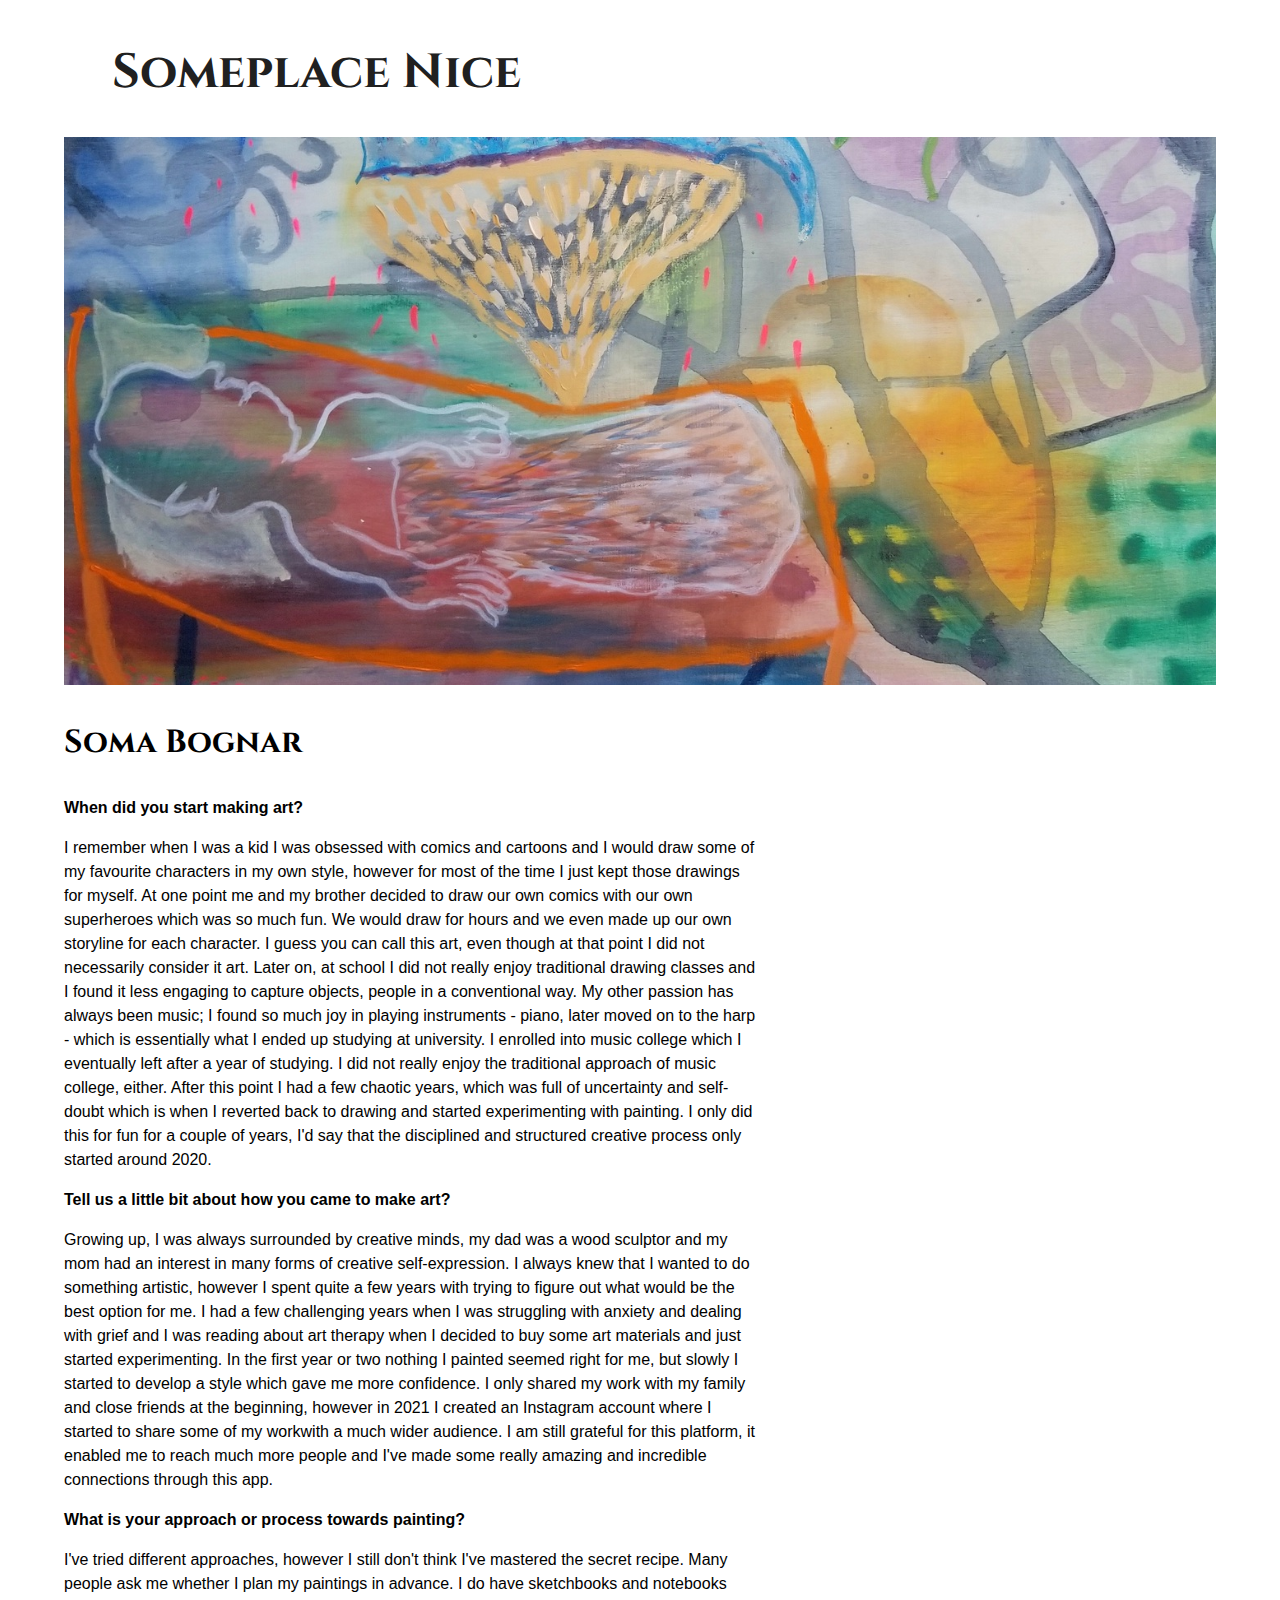
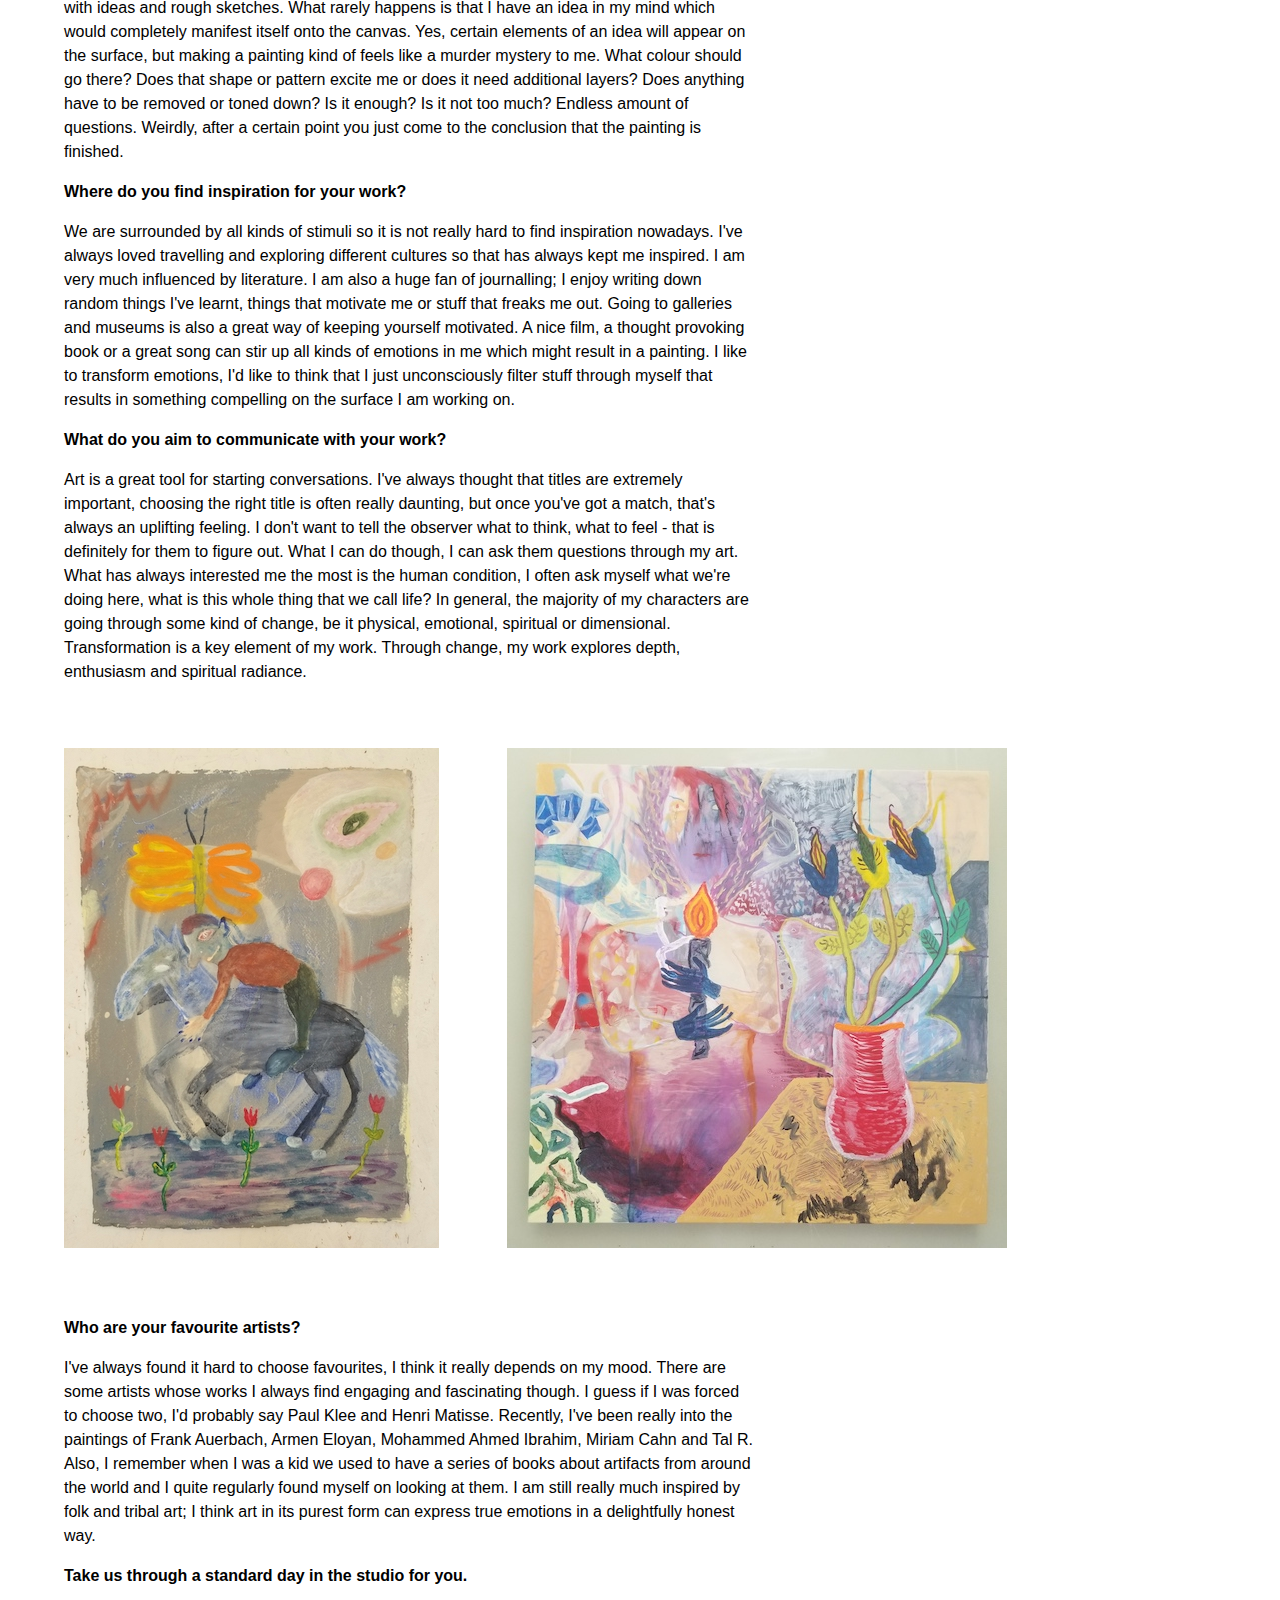
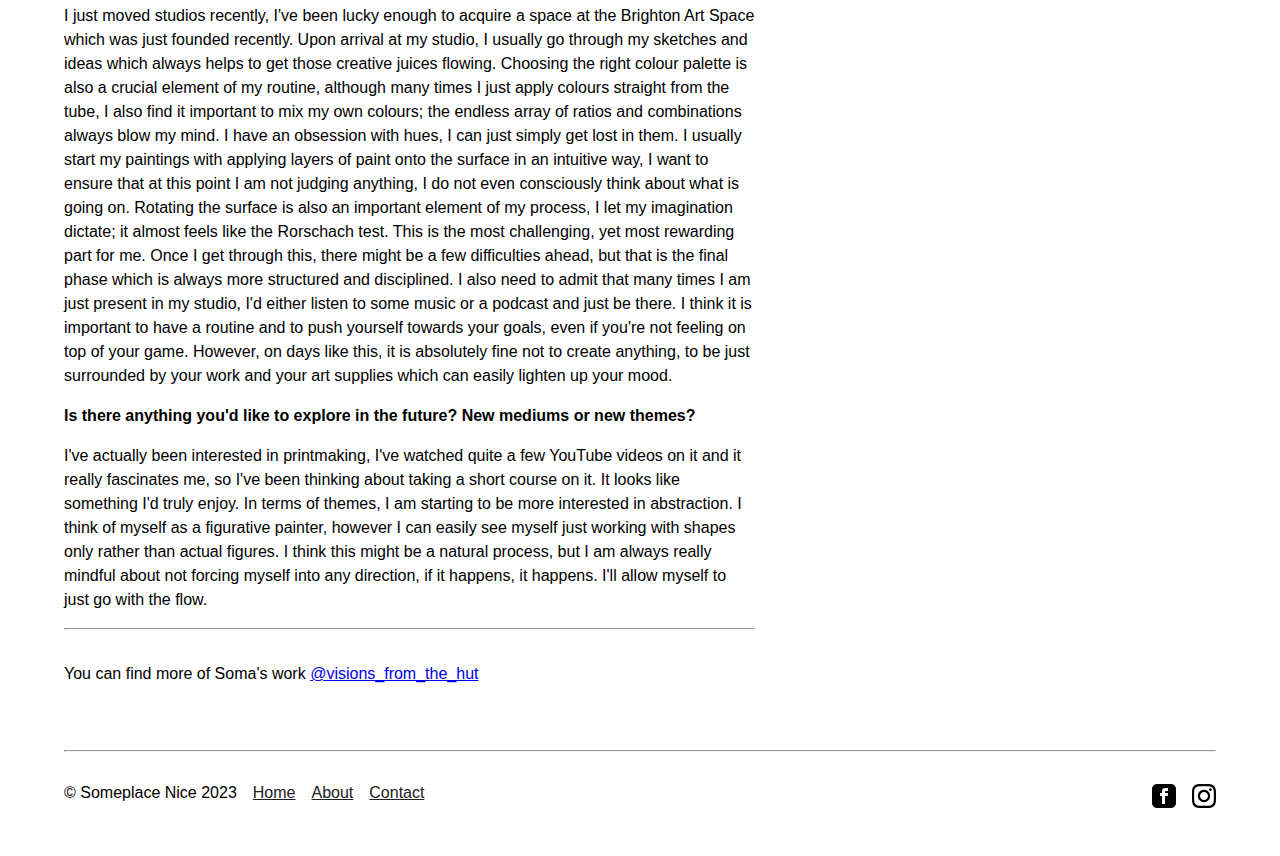
<file: interviews/soma-bognar.html>
<!DOCTYPE html>
<html lang="en">
  <head>
    <meta charset="UTF-8" />
    <meta name="viewport" content="width=device-width, initial-scale=1.0" />
    <meta http-equiv="X-UA-Compatible" content="ie=edge" />
    <title>Someplace Nice - interview with Soma Bognar</title>
    <link rel="preconnect" href="https://fonts.googleapis.com">
    <link rel="preconnect" href="https://fonts.gstatic.com" crossorigin>
    <link href="https://fonts.googleapis.com/css2?family=Cinzel:wght@500&display=swap" rel="stylesheet">
    <link rel="stylesheet" href="../gallery-style.css" />
  </head>
  <body>
    <script type="text/javascript">
      (function(window, document, dataLayerName, id) {
      window[dataLayerName]=window[dataLayerName]||[],window[dataLayerName].push({start:(new Date).getTime(),event:"stg.start"});var scripts=document.getElementsByTagName('script')[0],tags=document.createElement('script');
      function stgCreateCookie(a,b,c){var d="";if(c){var e=new Date;e.setTime(e.getTime()+24*c*60*60*1e3),d="; expires="+e.toUTCString();f="; SameSite=Strict"}document.cookie=a+"="+b+d+f+"; path=/"}
      var isStgDebug=(window.location.href.match("stg_debug")||document.cookie.match("stg_debug"))&&!window.location.href.match("stg_disable_debug");stgCreateCookie("stg_debug",isStgDebug?1:"",isStgDebug?14:-1);
      var qP=[];dataLayerName!=="dataLayer"&&qP.push("data_layer_name="+dataLayerName),isStgDebug&&qP.push("stg_debug");var qPString=qP.length>0?("?"+qP.join("&")):"";
      tags.async=!0,tags.src="https://someplacenice.containers.piwik.pro/"+id+".js"+qPString,scripts.parentNode.insertBefore(tags,scripts);
      !function(a,n,i){a[n]=a[n]||{};for(var c=0;c<i.length;c++)!function(i){a[n][i]=a[n][i]||{},a[n][i].api=a[n][i].api||function(){var a=[].slice.call(arguments,0);"string"==typeof a[0]&&window[dataLayerName].push({event:n+"."+i+":"+a[0],parameters:[].slice.call(arguments,1)})}}(i[c])}(window,"ppms",["tm","cm"]);
      })(window, document, 'dataLayer', '69083829-5965-4202-9cf7-857f95852913');
      </script>
    <div class="container">
      <h1 class="heading-text"><a href="/">Someplace Nice</a></h1>
      <div id="jumbo">
        <img src="../images/soma-jumbo.jpg" alt="">
      </div>

      <h2 class="interview-heading" style="margin-bottom: 1em;">Soma Bognar</h2>
      <div class="interview-column">
        <p><strong>When did you start making art?</strong></p>
        <p>
          I remember when I was a kid I was obsessed with comics and cartoons and I would draw some of my
favourite characters in my own style, however for most of the time I just kept those drawings for myself.
At one point me and my brother decided to draw our own comics with our own superheroes which was
so much fun. We would draw for hours and we even made up our own storyline for each character. I
guess you can call this art, even though at that point I did not necessarily consider it art. Later on, at
school I did not really enjoy traditional drawing classes and I found it less engaging to capture objects,
people in a conventional way. My other passion has always been music; I found so much joy in playing
instruments - piano, later moved on to the harp - which is essentially what I ended up studying at
university. I enrolled into music college which I eventually left after a year of studying. I did not really
enjoy the traditional approach of music college, either. After this point I had a few chaotic years, which
was full of uncertainty and self-doubt which is when I reverted back to drawing and started experimenting
with painting. I only did this for fun for a couple of years, I'd say that the disciplined and structured
creative process only started around 2020.
        </p>
        <p><strong>Tell us a little bit about how you came to make art?</strong></p>
        <p>
          Growing up, I was always surrounded by creative minds, my dad was a wood sculptor and my mom had
an interest in many forms of creative self-expression. I always knew that I wanted to do something
artistic, however I spent quite a few years with trying to figure out what would be the best option for me. I
had a few challenging years when I was struggling with anxiety and dealing with grief and I was reading
about art therapy when I decided to buy some art materials and just started experimenting. In the first
year or two nothing I painted seemed right for me, but slowly I started to develop a style which gave me
more confidence. I only shared my work with my family and close friends at the beginning, however in
2021 I created an Instagram account where I started to share some of my workwith a much wider
audience. I am still grateful for this platform, it enabled me to reach much more people and I've made
some really amazing and incredible connections through this app.
        </p>
        <p><strong>What is your approach or process towards painting?</strong></p>
        <p>
          I've tried different approaches, however I still don't think I've mastered the secret recipe. Many people
ask me whether I plan my paintings in advance. I do have sketchbooks and notebooks with ideas and
rough sketches. What rarely happens is that I have an idea in my mind which would completely manifest
itself onto the canvas. Yes, certain elements of an idea will appear on the surface, but making a painting
kind of feels like a murder mystery to me. What colour should go there? Does that shape or pattern
excite me or does it need additional layers? Does anything have to be removed or toned down? Is it
enough? Is it not too much? Endless amount of questions. Weirdly, after a certain point you just come to
the conclusion that the painting is finished.
        </p>
        <p><strong>Where do you find inspiration for your work?</strong></p>
        <p>
          We are surrounded by all kinds of stimuli so it is not really hard to find inspiration nowadays. I've always
          loved travelling and exploring different cultures so that has always kept me inspired. I am very much
          influenced by literature. I am also a huge fan of journalling; I enjoy writing down random things I've learnt,
          things that motivate me or stuff that freaks me out. Going to galleries and museums is also a great way
          of keeping yourself motivated. A nice film, a thought provoking book or a great song can stir up all kinds
          of emotions in me which might result in a painting. I like to transform emotions, I'd like to think that I just
          unconsciously filter stuff through myself that results in something compelling on the surface I am working
          on.
        </p>
        <p><strong>What do you aim to communicate with your work?</strong></p>
        <p>
          Art is a great tool for starting conversations. I've always thought that titles are extremely important,
          choosing the right title is often really daunting, but once you've got a match, that's always an uplifting
          feeling. I don't want to tell the observer what to think, what to feel - that is definitely for them to figure out.
          What I can do though, I can ask them questions through my art. What has always interested me the most
          is the human condition, I often ask myself what we're doing here, what is this whole thing that we call
          life? In general, the majority of my characters are going through some kind of change, be it physical,
          emotional, spiritual or dimensional. Transformation is a key element of my work. Through change, my
          work explores depth, enthusiasm and spiritual radiance.
        </p>
      </div>
      <div class="interview-inset-images">
        <img src="../images/people-become-clouds.jpg" alt="" class="interview-image">
        <img src="../images/confession.jpg" class="interview-image interview-image-lg">
      </div>
      <div class="interview-column">
        <p><strong>Who are your favourite artists?</strong></p>
        <p>
          I've always found it hard to choose favourites, I think it really depends on my mood. There are some
artists whose works I always find engaging and fascinating though. I guess if I was forced to choose two,
I'd probably say Paul Klee and Henri Matisse. Recently, I've been really into the paintings of Frank
Auerbach, Armen Eloyan, Mohammed Ahmed Ibrahim, Miriam Cahn and Tal R. Also, I remember when I
was a kid we used to have a series of books about artifacts from around the world and I quite regularly
found myself on looking at them. I am still really much inspired by folk and tribal art; I think art in its
purest form can express true emotions in a delightfully honest way.
          </p>
        <p><strong>Take us through a standard day in the studio for you.</strong></p>
        <p>
          I just moved studios recently, I've been lucky enough to acquire a space at the Brighton Art Space which
          was just founded recently. Upon arrival at my studio, I usually go through my sketches and ideas which
          always helps to get those creative juices flowing. Choosing the right colour palette is also a crucial
          element of my routine, although many times I just apply colours straight from the tube, I also find it
          important to mix my own colours; the endless array of ratios and combinations always blow my mind. I
          have an obsession with hues, I can just simply get lost in them. I usually start my paintings with applying
          layers of paint onto the surface in an intuitive way, I want to ensure that at this point I am not judging
          anything, I do not even consciously think about what is going on. Rotating the surface is also an
          important element of my process, I let my imagination dictate; it almost feels like the Rorschach test. This
          is the most challenging, yet most rewarding part for me. Once I get through this, there might be a few
          difficulties ahead, but that is the final phase which is always more structured and disciplined. I also need
          to admit that many times I am just present in my studio, I'd either listen to some music or a podcast and
          just be there. I think it is important to have a routine and to push yourself towards your goals, even if
          you're not feeling on top of your game. However, on days like this, it is absolutely fine not to create
          anything, to be just surrounded by your work and your art supplies which can easily lighten up your
          mood.
        </p>
        <p><strong>Is there anything you'd like to explore in the future? New mediums or new themes?</strong></p>
        <p>
          I've actually been interested in printmaking, I've watched quite a few YouTube videos on it and it really
          fascinates me, so I've been thinking about taking a short course on it. It looks like something I'd truly
          enjoy. In terms of themes, I am starting to be more interested in abstraction. I think of myself as a
          figurative painter, however I can easily see myself just working with shapes only rather than actual
          figures. I think this might be a natural process, but I am always really mindful about not forcing myself
          into any direction, if it happens, it happens. I'll allow myself to just go with the flow.
        </p>
          <hr>
          <p>You can find more of Soma's work <a href="https://www.instagram.com/visions_from_the_hut/">@visions_from_the_hut</a>
          </p>
      </div>

      <footer>
        <hr>
        <!-- foot nav -->
        <nav>
          <ul class="foot-nav">
            <li class="hide-mobile">© Someplace Nice 2023</li>
            <li><a href="/">Home</a></li>
            <li><a href="about.html">About</a></li>
            <li><a href="contact.html">Contact</a></li>
            <li class="social">
              <a href="https://www.instagram.com/someplacenice.gallery/">
                <svg xmlns="http://www.w3.org/2000/svg" width="24" height="24" viewBox="0 0 24 24"><path d="M12 2.163c3.204 0 3.584.012 4.85.07 3.252.148 4.771 1.691 4.919 4.919.058 1.265.069 1.645.069 4.849 0 3.205-.012 3.584-.069 4.849-.149 3.225-1.664 4.771-4.919 4.919-1.266.058-1.644.07-4.85.07-3.204 0-3.584-.012-4.849-.07-3.26-.149-4.771-1.699-4.919-4.92-.058-1.265-.07-1.644-.07-4.849 0-3.204.013-3.583.07-4.849.149-3.227 1.664-4.771 4.919-4.919 1.266-.057 1.645-.069 4.849-.069zm0-2.163c-3.259 0-3.667.014-4.947.072-4.358.2-6.78 2.618-6.98 6.98-.059 1.281-.073 1.689-.073 4.948 0 3.259.014 3.668.072 4.948.2 4.358 2.618 6.78 6.98 6.98 1.281.058 1.689.072 4.948.072 3.259 0 3.668-.014 4.948-.072 4.354-.2 6.782-2.618 6.979-6.98.059-1.28.073-1.689.073-4.948 0-3.259-.014-3.667-.072-4.947-.196-4.354-2.617-6.78-6.979-6.98-1.281-.059-1.69-.073-4.949-.073zm0 5.838c-3.403 0-6.162 2.759-6.162 6.162s2.759 6.163 6.162 6.163 6.162-2.759 6.162-6.163c0-3.403-2.759-6.162-6.162-6.162zm0 10.162c-2.209 0-4-1.79-4-4 0-2.209 1.791-4 4-4s4 1.791 4 4c0 2.21-1.791 4-4 4zm6.406-11.845c-.796 0-1.441.645-1.441 1.44s.645 1.44 1.441 1.44c.795 0 1.439-.645 1.439-1.44s-.644-1.44-1.439-1.44z"/></svg>
              </a>
            </li>
            <li class="social">
              <a href="https://www.facebook.com/someplacenicegallery">
                <svg xmlns="http://www.w3.org/2000/svg" width="24" height="24" viewBox="0 0 24 24"><path d="M19 0h-14c-2.761 0-5 2.239-5 5v14c0 2.761 2.239 5 5 5h14c2.762 0 5-2.239 5-5v-14c0-2.761-2.238-5-5-5zm-3 7h-1.924c-.615 0-1.076.252-1.076.889v1.111h3l-.238 3h-2.762v8h-3v-8h-2v-3h2v-1.923c0-2.022 1.064-3.077 3.461-3.077h2.539v3z"/></svg>
              </a>
            </li>
          </ul>
        </nav>
      </footer>

    </div>
  </body>
</html>
</file>
<file: gallery-style.css>
/* ======================================
Responsive Image gallery Style rules
======================================*/

* {
  margin: 0;
  padding: 0;
  box-sizing: border-box;
}

body {
  font-family: "Segoe UI", Tahoma, Geneva, Verdana, sans-serif;
}

.container {
  padding: 40px 5%;
}

hr {
  margin-bottom: 2rem;
}

p {
  line-height: 1.5;
  margin-bottom: 1rem;
}

h1,h2,h3,h4,h5,h6 {
  color: 202020;
  font-family: 'Cinzel', serif;
}

h1 {
    padding-left: 1em;
    font-size: 3em;
}

h2,h3 {
    margin-bottom: 1rem;
}

h2 {
    font-size: 2em;
}

input {
  padding: 1em;
  width: 40%;
  border-color: grey;
  background-color: transparent;
  border-style: solid;
  border-width: 1px;
  margin-left: 2em;
}

footer {
  padding: 2em 0;
  margin-top: 2em;
}

.heading-text {
  margin-bottom: 2rem;
}

.heading-text a {
  color: #202020;
  text-decoration: none;
}
/* add an underline on hover */
.heading-text a:hover {
  text-decoration: underline;
}
.heading-text span {
  font-weight: 100;
}

ul {
  list-style: none;
}

/* Responsive image gallery rules begin*/

.image-gallery {
  display: flex;
  flex-wrap: wrap;
  gap: 1.6em;
}

.image-gallery > li {
  flex-basis: 350px; /*width: 350px;*/
  position: relative;
  cursor: pointer;
}

.image-gallery::after {
  content: "";
  flex-basis: 350px;
}

.image-gallery li img {
  object-fit: cover;
  max-width: 100%;
  height: auto;
  vertical-align: middle;
  border-radius: 5px;
}

.overlay {
  position: absolute;
  width: 100%;
  height: 100%;
  background: rgba(57, 57, 57, 0.502);
  top: 0;
  left: 0;
  transform: scale(0);
  transition: all 0.2s 0.1s ease-in-out;
  color: #fff;
  border-radius: 5px;
  /* center overlay text */
  display: flex;
  align-items: center;
  justify-content: center;
  font-size: 2em;
}

.overlay a {
  color: #fff;
  text-decoration: none;
}

/* hover */
.image-gallery li:hover .overlay {
  transform: scale(1);
}

#jumbo {
    width: auto;
    margin-bottom: 2rem;
}

#jumbo img {
    width: 100%;
    height: auto;
    object-fit: fill;
}

.interview-column {
    width: 60%;
}

.interview-inset-images {
    margin: 4em 0;
}

.interview-image {
    margin-right: 4em;
}

.interview-heading {
    margin-bottom: 0;
}

/* 'light' is a grey and italic text */
.light {
    color: #808080;
    font-style: italic;
    margin-bottom: 2em;
}

#mc_embed_shell {
    margin: 2em 0;
}

#mc-embedded-subscribe {
  width: 10%;
  margin-left: 0;
  margin-top: 2em;
  color: black;
}

/* foot navigation */
.foot-nav {
    /* display: flex;
    justify-content: space-between; */
    margin-top: 2em;
}
.foot-nav li {
  float: left;
  margin-right: 1em;
}
.foot-nav li.social {
  float: right;
  margin-right: 0;
  margin-left: 1em;
}
/* footer links should be in a row and minimal styling */
nav a {
    color: #202020;
    text-decoration: underline;
    font-size: 1em;
}

.mobile-foot-nav {
    display: none;
}

@media (max-width: 768px) {
    h1 {
        padding-left: 0;
    }
    .interview-column {
        width: 100%;
    }
    .interview-image {
        width: 90%;
    }
    .interview-image-lg {
        display: none;
    }
    #mc-embedded-subscribe {
        width: 100%;
    }
    #mce-EMAIL {
        width: 100%;
        margin: 0;
    }
    .hide-mobile {
      display: none;
    }
    .mobile-foot-nav {
        display: block;
    }
    .mobile-foot-nav li {
      margin-top: 0.5em;
    }
}
</file>
<file: main.css>
html {
  position: relative;
  min-height: 100%;
}

body {
  font-family: "Inter", "Inter UI", -apple-system, sans-serif;
  -webkit-font-smoothing: antialiased;
  font-size: 1.1rem;
  margin-bottom: 60px; /* Margin bottom by footer height */
}

a {
  color: black;
}

h2 {
  font-size: 1.5rem;
  margin-top: 1.5em;
}

footer {
  position: absolute;
  bottom: 0;
  width: 100%;
  height: 80px; /* Set the fixed height of the footer here */
  color: white;
}

footer a {
  color: white;
}
</file>
